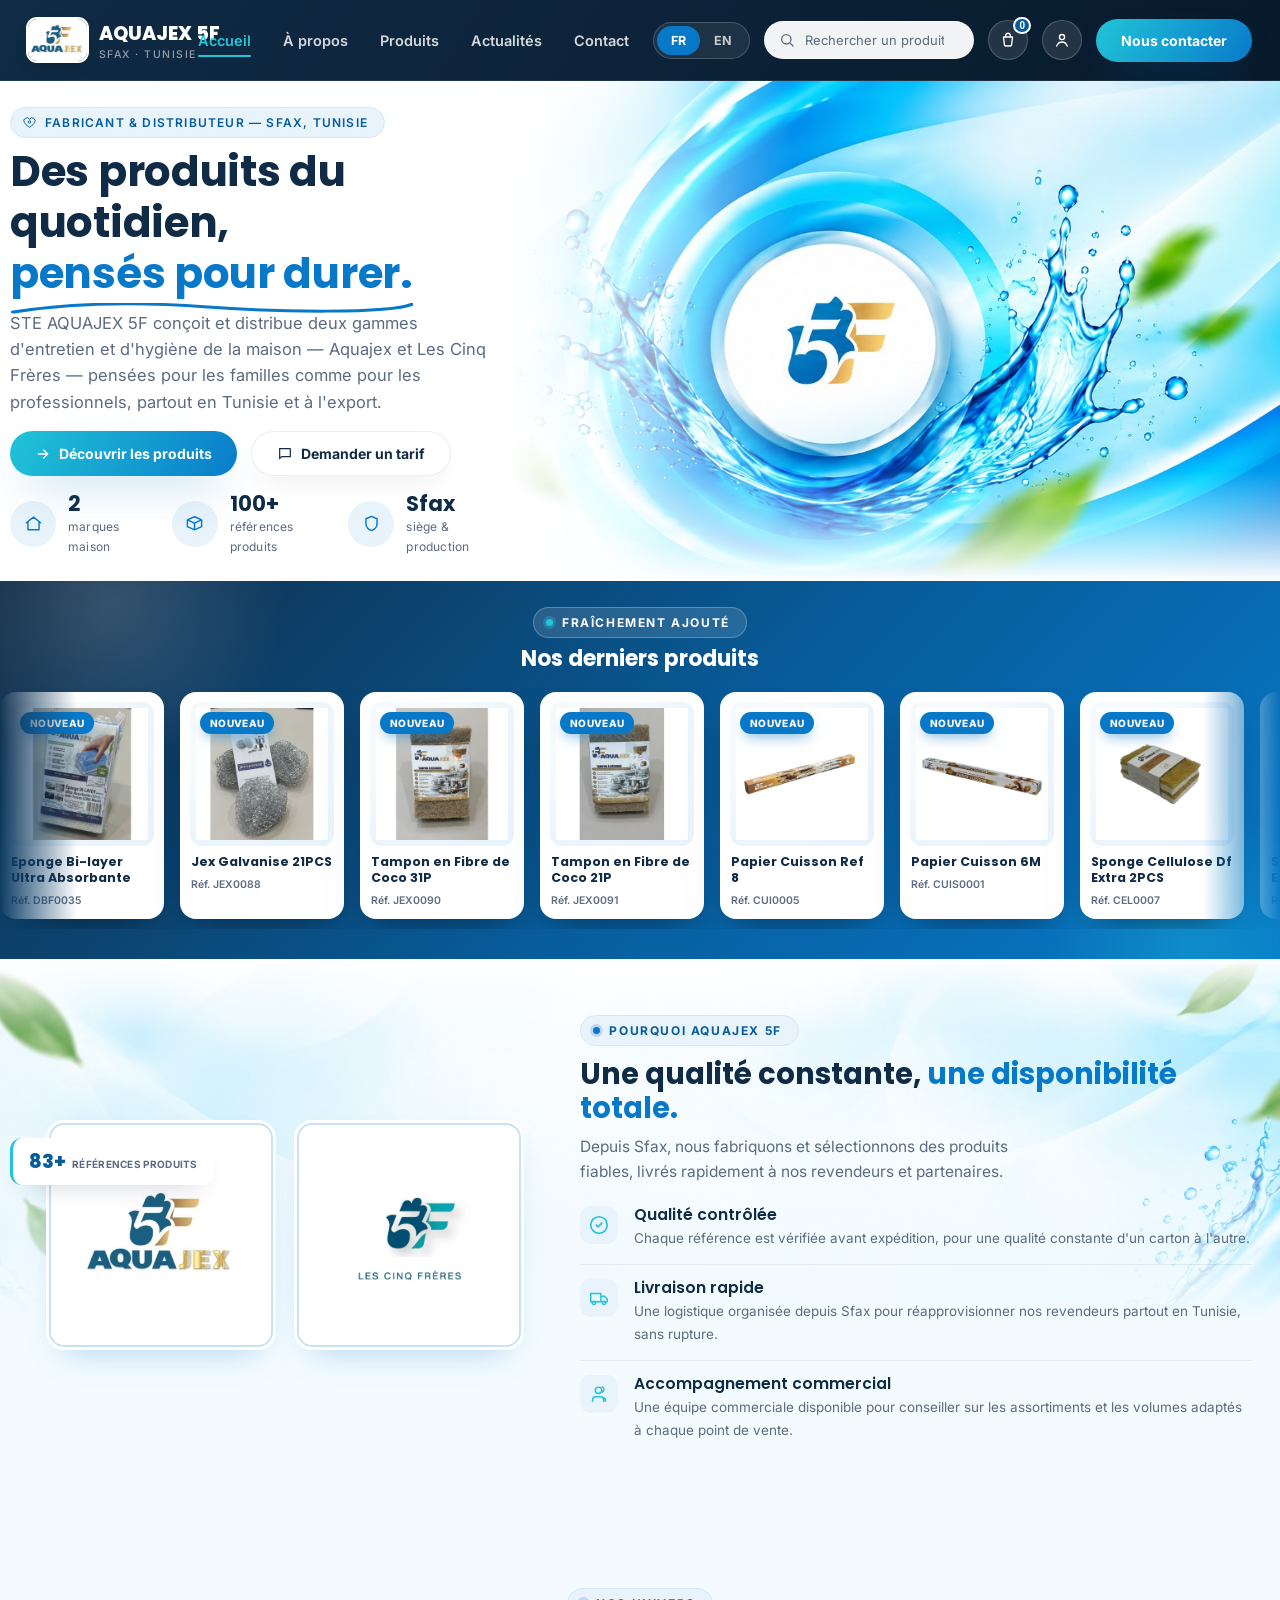
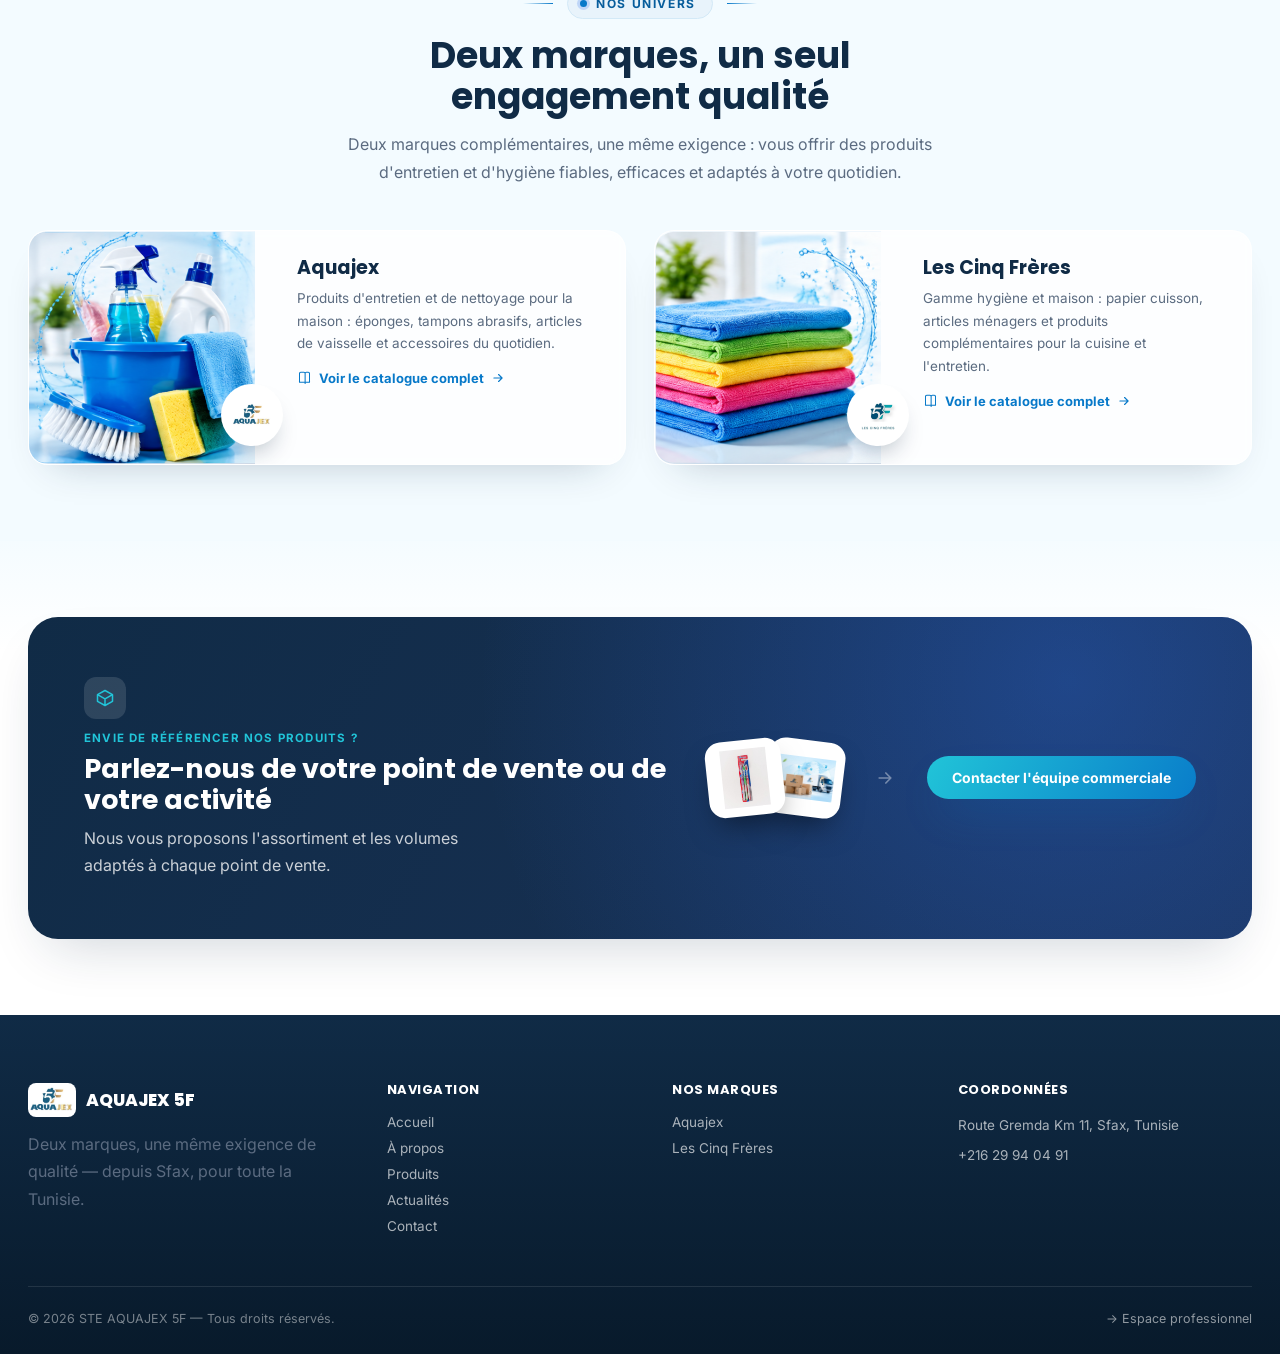
<file: index.html>
<!doctype html>
<html lang="fr">
<head>
<meta charset="UTF-8" />
<meta name="viewport" content="width=device-width, initial-scale=1" />
<title>Aquajex 5F — Produits d'entretien et d'hygiène de la maison</title>
<meta name="description" content="STE AQUAJEX 5F conçoit et distribue Aquajex et Les Cinq Frères, deux marques tunisiennes de produits d'entretien et d'hygiène de la maison, depuis Sfax." />
<link rel="icon" href="images/logo_aquajex.jpg" />
<link rel="preconnect" href="https://fonts.googleapis.com" />
<link rel="preconnect" href="https://fonts.gstatic.com" crossorigin />
<link href="https://fonts.googleapis.com/css2?family=Inter:wght@400;500;600;700&family=Poppins:wght@600;700;800&family=Caveat:wght@600;700&display=swap" rel="stylesheet" />
<link rel="stylesheet" href="css/style.css?v=62" />
</head>
<body>

<header class="site-header">
  <div class="container">
    <a href="index.html" class="brand">
      <img src="images/logo_aquajex.jpg" alt="Aquajex 5F" />
      <span>AQUAJEX 5F<span class="sub">Sfax · Tunisie</span></span>
    </a>
    <nav class="main-nav">
      <a href="index.html" class="active" data-i18n="nav.home">Accueil</a>
      <a href="about.html" data-i18n="nav.about">À propos</a>
      <a href="products.html" data-i18n="nav.products">Produits</a>
      <a href="news.html" data-i18n="nav.news">Actualités</a>
      <a href="contact.html" data-i18n="nav.contact">Contact</a>
    </nav>
    <div class="header-actions">
      <div class="lang-switch">
        <button data-lang="fr">FR</button>
        <button data-lang="en">EN</button>
      </div>
      <form class="header-search" action="products.html" method="get">
        <svg width="16" height="16" viewBox="0 0 24 24" fill="none"><circle cx="11" cy="11" r="7" stroke="currentColor" stroke-width="2"/><path d="M21 21l-4.3-4.3" stroke="currentColor" stroke-width="2" stroke-linecap="round"/></svg>
        <input type="search" name="q" data-i18n-placeholder="header.search" placeholder="Rechercher un produit..." />
      </form>
      <button type="button" class="icon-btn icon-cart" id="cart-toggle" aria-label="Panier" title="Panier">
        <svg width="18" height="18" viewBox="0 0 24 24" fill="none"><path d="M6 8h12l-1.2 10.2a2 2 0 01-2 1.8H9.2a2 2 0 01-2-1.8L6 8z" stroke="currentColor" stroke-width="1.8" stroke-linejoin="round"/><path d="M9 8V6a3 3 0 016 0v2" stroke="currentColor" stroke-width="1.8" stroke-linecap="round"/></svg>
        <span class="badge" id="cart-count" hidden>0</span>
      </button>
      <a href="https://malekjaber8.github.io/aquajex/" target="_blank" rel="noopener" class="icon-btn icon-account" aria-label="Espace professionnel" title="Espace professionnel">
        <svg width="18" height="18" viewBox="0 0 24 24" fill="none"><circle cx="12" cy="8" r="3.4" stroke="currentColor" stroke-width="1.8"/><path d="M5 20c1.3-3.5 4-5.3 7-5.3s5.7 1.8 7 5.3" stroke="currentColor" stroke-width="1.8" stroke-linecap="round"/></svg>
      </a>
      <a href="contact.html" class="btn btn-primary"><span class="full" data-i18n="nav.cta">Nous contacter</span></a>
      <button class="menu-toggle" aria-label="Menu"><span></span><span></span><span></span></button>
    </div>
  </div>
</header>

<section class="hero hero-with-banner">
  <div class="hero-bg-photo"><img src="images/hero-accueil.jpg?v=62" alt="" /></div>
  <div class="hero-bg-overlay"></div>
  <div class="container">
    <div class="hero-copy">
      <span class="eyebrow eyebrow-pin">
        <svg viewBox="0 0 24 24" fill="none"><path d="M12 21s-7-4.6-9.5-9A5.5 5.5 0 0112 6a5.5 5.5 0 019.5 6c-2.5 4.4-9.5 9-9.5 9z" stroke="currentColor" stroke-width="1.8" stroke-linejoin="round"/><circle cx="12" cy="11" r="2.3" stroke="currentColor" stroke-width="1.8"/></svg>
        <span data-i18n="home.eyebrow">Fabricant & distributeur — Sfax, Tunisie</span>
      </span>
      <h1>
        <span data-i18n="home.title1">Des produits du quotidien,</span><br />
        <span class="accent">
          <span data-i18n="home.title2">pensés pour durer.</span>
          <svg viewBox="0 0 220 14" preserveAspectRatio="none"><path d="M2 9c35-10 70-10 106-5s100 7 112-3" stroke="#0879c9" stroke-width="3" stroke-linecap="round" fill="none"/></svg>
        </span>
      </h1>
      <p class="lead" data-i18n="home.lead">STE AQUAJEX 5F conçoit et distribue deux gammes d'entretien et d'hygiène de la maison — Aquajex et Les Cinq Frères — pensées pour les familles comme pour les professionnels, partout en Tunisie et à l'export.</p>
      <div class="hero-actions">
        <a href="products.html" class="btn btn-gold">
          <svg width="16" height="16" viewBox="0 0 24 24" fill="none"><path d="M5 12h14M13 6l6 6-6 6" stroke="currentColor" stroke-width="2" stroke-linecap="round" stroke-linejoin="round"/></svg>
          <span data-i18n="home.cta.products">Découvrir les produits</span>
        </a>
        <a href="contact.html" class="btn btn-outline">
          <svg width="16" height="16" viewBox="0 0 24 24" fill="none"><path d="M4 4h16v12H7l-3 3V4z" stroke="currentColor" stroke-width="1.8" stroke-linejoin="round"/></svg>
          <span data-i18n="home.cta.contact">Demander un tarif</span>
        </a>
      </div>
      <div class="hero-stats">
        <div>
          <div class="stat-icon"><svg width="19" height="19" viewBox="0 0 24 24" fill="none"><path d="M3 11l9-7 9 7M5 10v10h14V10" stroke="currentColor" stroke-width="1.8" stroke-linecap="round" stroke-linejoin="round"/></svg></div>
          <div><strong data-count="2" data-suffix="">0</strong><span data-i18n="home.stat1.l">marques maison</span></div>
        </div>
        <div>
          <div class="stat-icon"><svg width="19" height="19" viewBox="0 0 24 24" fill="none"><path d="M3 7.5l9-4 9 4-9 4-9-4z" stroke="currentColor" stroke-width="1.8" stroke-linejoin="round"/><path d="M3 7.5V16l9 4 9-4V7.5M12 11.5V20" stroke="currentColor" stroke-width="1.8" stroke-linejoin="round"/></svg></div>
          <div><strong data-count="100" data-suffix="+">0</strong><span data-i18n="home.stat2.l">références produits</span></div>
        </div>
        <div>
          <div class="stat-icon"><svg width="19" height="19" viewBox="0 0 24 24" fill="none"><path d="M12 3l7 3v6c0 4.5-3 7.5-7 9-4-1.5-7-4.5-7-9V6l7-3z" stroke="currentColor" stroke-width="1.8" stroke-linejoin="round"/></svg></div>
          <div><strong data-i18n="home.stat3.n">Sfax</strong><span data-i18n="home.stat3.l">siège & production</span></div>
        </div>
      </div>
    </div>
  </div>
</section>

<section class="news-ticker-section" id="news-ticker-section">
  <div class="news-ticker-deco a"></div>
  <div class="news-ticker-deco b"></div>
  <div class="container news-ticker-head">
    <span class="eyebrow eyebrow-pulse" data-i18n="home.ticker.eyebrow">Fraîchement ajouté</span>
    <h2 data-i18n="home.ticker.title">Nos derniers produits</h2>
  </div>
  <div class="news-ticker-mask">
    <div class="news-ticker-track" id="news-ticker-track"></div>
  </div>
</section>

<div class="water-flow">
<section class="alt value-section">
  <div class="deco-blob deco-1"></div>
  <div class="deco-blob deco-2"></div>
  <div class="container">
    <div class="why-split">
      <div class="why-media why-media-equal reveal">
        <div class="why-logo-pair">
          <div class="why-photo why-photo-logo">
            <img src="images/logo_aquajex.jpg" alt="Logo Aquajex" loading="lazy" />
          </div>
          <div class="why-photo why-photo-logo">
            <img src="images/logo_cinq_freres.png" alt="Logo Les Cinq Frères" loading="lazy" />
          </div>
        </div>
        <div class="why-badge">
          <strong data-count="100" data-suffix="+">0</strong>
          <span data-i18n="home.stat2.l">références produits</span>
        </div>
      </div>
      <div class="why-content">
        <div class="section-head left reveal">
          <span class="eyebrow" data-i18n="home.values.eyebrow">Pourquoi Aquajex 5F</span>
          <h2><span data-i18n="home.values.title1">Une qualité constante,</span> <span class="hl-blue" data-i18n="home.values.title2">une disponibilité totale.</span></h2>
          <p class="lead" data-i18n="home.values.lead">Depuis Sfax, nous fabriquons et sélectionnons des produits fiables, livrés rapidement à nos revendeurs et partenaires.</p>
        </div>
        <div class="why-list">
          <div class="why-item reveal">
            <div class="why-icon">
              <svg width="22" height="22" viewBox="0 0 24 24" fill="none"><path d="M9 12l2 2 4-4M21 12a9 9 0 11-18 0 9 9 0 0118 0z" stroke="currentColor" stroke-width="1.8" stroke-linecap="round" stroke-linejoin="round"/></svg>
            </div>
            <div>
              <h3 data-i18n="home.v1.title">Qualité contrôlée</h3>
              <p data-i18n="home.v1.text">Chaque référence est vérifiée avant expédition, pour une qualité constante d'un carton à l'autre.</p>
            </div>
          </div>
          <div class="why-item reveal">
            <div class="why-icon">
              <svg width="22" height="22" viewBox="0 0 24 24" fill="none"><path d="M3 7h11v9H3V7zM14 10h4l3 3v3h-7v-6zM6.5 19a1.8 1.8 0 100-3.6 1.8 1.8 0 000 3.6zM17.5 19a1.8 1.8 0 100-3.6 1.8 1.8 0 000 3.6z" stroke="currentColor" stroke-width="1.6" stroke-linejoin="round"/></svg>
            </div>
            <div>
              <h3 data-i18n="home.v2.title">Livraison rapide</h3>
              <p data-i18n="home.v2.text">Une logistique organisée depuis Sfax pour réapprovisionner nos revendeurs partout en Tunisie, sans rupture.</p>
            </div>
          </div>
          <div class="why-item reveal">
            <div class="why-icon">
              <svg width="22" height="22" viewBox="0 0 24 24" fill="none"><path d="M17 20v-1.5a3.5 3.5 0 00-3.5-3.5h-5A3.5 3.5 0 005 18.5V20M11.5 11.5a3.5 3.5 0 100-7 3.5 3.5 0 000 7zM19 20v-1.2a3 3 0 00-2.2-2.9M15.5 4.2a3 3 0 010 5.6" stroke="currentColor" stroke-width="1.6" stroke-linecap="round" stroke-linejoin="round"/></svg>
            </div>
            <div>
              <h3 data-i18n="home.v3.title">Accompagnement commercial</h3>
              <p data-i18n="home.v3.text">Une équipe commerciale disponible pour conseiller sur les assortiments et les volumes adaptés à chaque point de vente.</p>
            </div>
          </div>
        </div>
      </div>
    </div>
  </div>
</section>

<section class="brands-section">
  <div class="container">
    <div class="section-head reveal">
      <div class="eyebrow-row">
        <span class="eyebrow-line"></span>
        <span class="eyebrow" data-i18n="home.cats.eyebrow">Nos univers</span>
        <span class="eyebrow-line"></span>
      </div>
      <h2 data-i18n="home.cats.title">Deux marques, un seul engagement qualité</h2>
      <p class="lead" data-i18n="home.cats.lead">Deux marques complémentaires, une même exigence : vous offrir des produits d'entretien et d'hygiène fiables, efficaces et adaptés à votre quotidien.</p>
    </div>
    <div class="brand-showcase">
      <a href="products.html" class="brand-feature aquajex reveal">
        <div class="brand-feature-photo">
          <img src="images/brand-aquajex.png" alt="Produits Aquajex" loading="lazy" />
          <span class="brand-feature-badge">
            <img src="images/logo_aquajex.jpg" alt="Aquajex" />
          </span>
        </div>
        <div class="brand-feature-text">
          <h3 data-i18n="home.card1.title">Aquajex</h3>
          <p data-i18n="products.aquajex.text">Produits d'entretien et de nettoyage pour la maison : éponges, tampons abrasifs, articles de vaisselle et accessoires du quotidien.</p>
          <span class="brand-feature-link">
            <svg width="15" height="15" viewBox="0 0 24 24" fill="none"><path d="M4 19.5V5.5a2 2 0 012-2h5a2 2 0 012 2v16M4 19.5h16M13 19.5V5.5a2 2 0 012-2h3a2 2 0 012 2v14" stroke="currentColor" stroke-width="1.7" stroke-linecap="round" stroke-linejoin="round"/></svg>
            <span data-i18n="products.link.catalog">Voir le catalogue complet</span>
            <svg width="14" height="14" viewBox="0 0 24 24" fill="none"><path d="M5 12h14M13 6l6 6-6 6" stroke="currentColor" stroke-width="2" stroke-linecap="round" stroke-linejoin="round"/></svg>
          </span>
        </div>
      </a>
      <a href="products.html" class="brand-feature cinq reveal">
        <div class="brand-feature-photo">
          <img src="images/brand-cinqfreres.png" alt="Produits Les Cinq Frères" loading="lazy" />
          <span class="brand-feature-badge">
            <img src="images/logo_cinq_freres.png" alt="Les Cinq Frères" />
          </span>
        </div>
        <div class="brand-feature-text">
          <h3 data-i18n="home.card2.title">Les Cinq Frères</h3>
          <p data-i18n="products.cinq.text">Gamme hygiène et maison : papier cuisson, articles ménagers et produits complémentaires pour la cuisine et l'entretien.</p>
          <span class="brand-feature-link">
            <svg width="15" height="15" viewBox="0 0 24 24" fill="none"><path d="M4 19.5V5.5a2 2 0 012-2h5a2 2 0 012 2v16M4 19.5h16M13 19.5V5.5a2 2 0 012-2h3a2 2 0 012 2v14" stroke="currentColor" stroke-width="1.7" stroke-linecap="round" stroke-linejoin="round"/></svg>
            <span data-i18n="products.link.catalog">Voir le catalogue complet</span>
            <svg width="14" height="14" viewBox="0 0 24 24" fill="none"><path d="M5 12h14M13 6l6 6-6 6" stroke="currentColor" stroke-width="2" stroke-linecap="round" stroke-linejoin="round"/></svg>
          </span>
        </div>
      </a>
    </div>
  </div>
</section>
</div>

<section class="cta-wrap">
  <div class="container">
    <div class="cta-band reveal">
      <div class="cta-text">
        <div class="cta-icon">
          <svg width="20" height="20" viewBox="0 0 24 24" fill="none"><path d="M21 8l-9-5-9 5 9 5 9-5zM3 8v8l9 5 9-5V8M12 13v8" stroke="currentColor" stroke-width="1.8" stroke-linecap="round" stroke-linejoin="round"/></svg>
        </div>
        <span class="cta-eyebrow" data-i18n="home.cta.eyebrow">Envie de référencer nos produits ?</span>
        <h2 data-i18n="home.cta.title">Parlez-nous de votre point de vente ou de votre activité</h2>
        <p data-i18n="home.cta.text">Nous vous proposons l'assortiment et les volumes adaptés à chaque point de vente.</p>
      </div>
      <div class="cta-photos">
        <div class="tile"><img src="images/products/featured/brosse-a-dents.jpg" alt="Brosses à dents Aquajex" loading="lazy" /></div>
        <div class="tile"><img src="images/products/featured/cta-delivery.jpg" alt="Livraison Aquajex 5F" loading="lazy" /></div>
      </div>
      <svg class="cta-arrow" width="20" height="20" viewBox="0 0 24 24" fill="none"><path d="M5 12h14M13 6l6 6-6 6" stroke="currentColor" stroke-width="2" stroke-linecap="round" stroke-linejoin="round"/></svg>
      <div class="actions">
        <a href="contact.html" class="btn btn-gold"><span data-i18n="home.cta.btn">Contacter l'équipe commerciale</span></a>
      </div>
    </div>
  </div>
</section>

<footer class="site-footer">
  <div class="container">
    <div class="footer-grid">
      <div>
        <div class="footer-brand">
          <img src="images/logo_aquajex.jpg" alt="Aquajex 5F" />
          AQUAJEX 5F
        </div>
        <p data-i18n="footer.tagline">Deux marques, une même exigence de qualité — depuis Sfax, pour toute la Tunisie.</p>
      </div>
      <div class="footer-col">
        <h4 data-i18n="footer.nav">Navigation</h4>
        <a href="index.html" data-i18n="nav.home">Accueil</a>
        <a href="about.html" data-i18n="nav.about">À propos</a>
        <a href="products.html" data-i18n="nav.products">Produits</a>
        <a href="news.html" data-i18n="nav.news">Actualités</a>
        <a href="contact.html" data-i18n="nav.contact">Contact</a>
      </div>
      <div class="footer-col">
        <h4 data-i18n="footer.brands">Nos marques</h4>
        <a href="products.html">Aquajex</a>
        <a href="products.html">Les Cinq Frères</a>
      </div>
      <div class="footer-col">
        <h4 data-i18n="footer.contact">Coordonnées</h4>
        <p>Route Gremda Km 11, Sfax, Tunisie</p>
        <a href="tel:+21629940491">+216 29 94 04 91</a>
      </div>
    </div>
    <div class="footer-bottom">
      <span>© <span id="year"></span> STE AQUAJEX 5F — <span data-i18n="footer.rights">Tous droits réservés.</span></span>
      <a href="https://malekjaber8.github.io/aquajex/" target="_blank" rel="noopener" style="color:rgba(255,255,255,.55);">→ <span data-i18n="footer.internal">Espace professionnel</span></a>
    </div>
  </div>
</footer>

<div class="cart-drawer" id="cart-drawer">
  <div class="cart-drawer-panel">
    <div class="cart-drawer-head">
      <h3 data-i18n="cart.title">Votre panier</h3>
      <button type="button" class="cart-drawer-close" id="cart-drawer-close" aria-label="Fermer">
        <svg width="15" height="15" viewBox="0 0 24 24" fill="none"><path d="M6 6l12 12M18 6L6 18" stroke="currentColor" stroke-width="2" stroke-linecap="round"/></svg>
      </button>
    </div>
    <div class="cart-drawer-scroll">
      <div class="cart-items" id="cart-items"></div>
      <p class="cart-empty" id="cart-empty" data-i18n="cart.empty">Votre panier est vide.</p>
      <form id="cart-checkout-form" class="cart-checkout-form" hidden>
        <h4 data-i18n="cart.checkout.title">Vos coordonnées</h4>
        <div class="field">
          <label data-i18n="cart.form.type">Vous êtes</label>
          <select name="clientType" id="cart-client-type">
            <option value="particulier" data-i18n="cart.form.type.individual">Particulier</option>
            <option value="societe" data-i18n="cart.form.type.company">Société</option>
          </select>
        </div>
        <div class="field" id="cart-company-field" hidden>
          <label data-i18n="cart.form.companyname">Nom de la société</label>
          <input type="text" name="societe" />
        </div>
        <div class="form-row">
          <div class="field">
            <label data-i18n="cart.form.lastname">Nom</label>
            <input type="text" name="nom" required />
          </div>
          <div class="field">
            <label data-i18n="cart.form.firstname">Prénom</label>
            <input type="text" name="prenom" required />
          </div>
        </div>
        <div class="form-row">
          <div class="field">
            <label data-i18n="cart.form.phone">Téléphone</label>
            <input type="tel" name="phone" required />
          </div>
          <div class="field">
            <label data-i18n="cart.form.city">Ville</label>
            <input type="text" name="ville" required />
          </div>
        </div>
        <div class="field">
          <label data-i18n="cart.form.address">Adresse</label>
          <input type="text" name="adresse" required />
        </div>
        <button type="submit" class="btn btn-gold" style="width:100%; justify-content:center;">
          <span data-i18n="cart.form.submit">Envoyer la commande</span>
        </button>
        <p id="cart-form-status" role="status" style="font-size:12.5px; margin-top:12px; font-weight:700;"></p>
      </form>
    </div>
  </div>
</div>

<script src="js/main.js?v=62"></script>
<script>document.getElementById('year').textContent = new Date().getFullYear();</script>
</body>
</html>
</file>
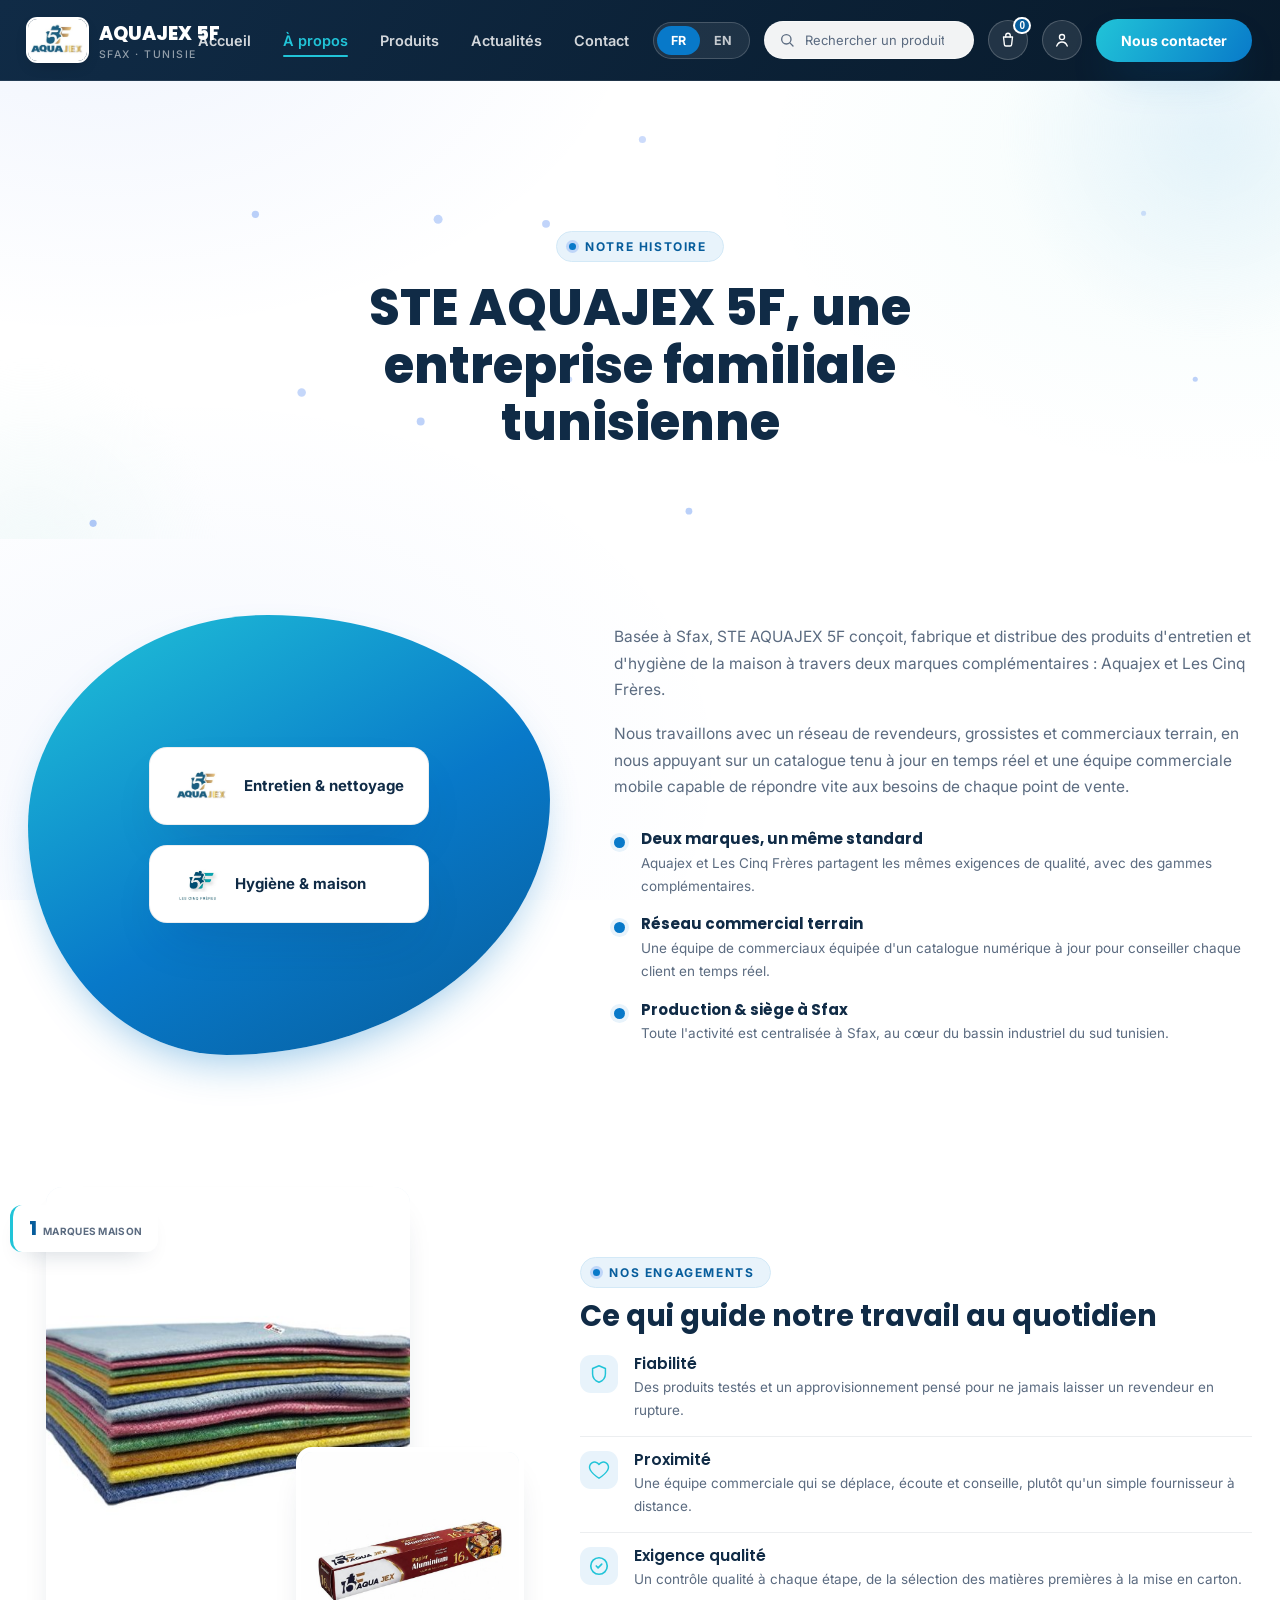
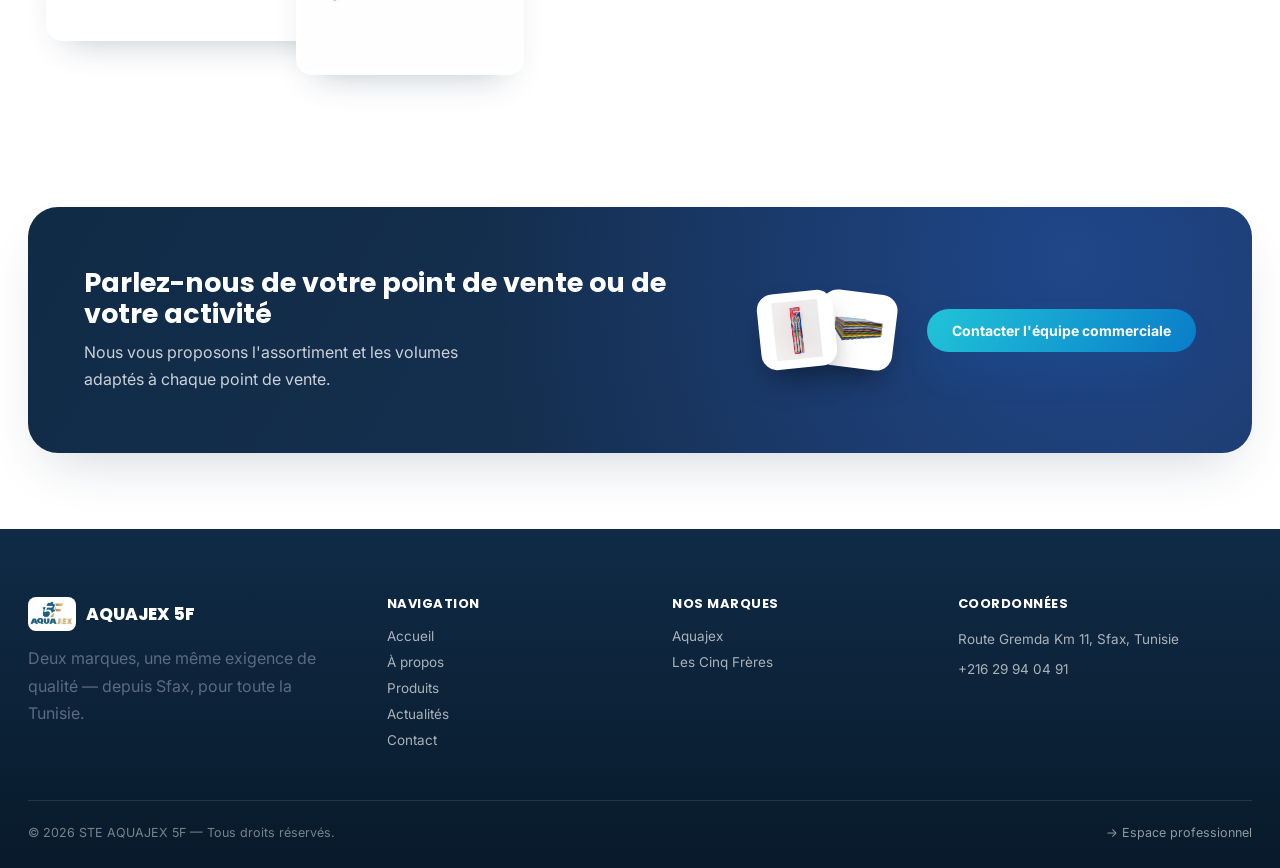
<file: about.html>
<!doctype html>
<html lang="fr">
<head>
<meta charset="UTF-8" />
<meta name="viewport" content="width=device-width, initial-scale=1" />
<title>À propos — Aquajex 5F</title>
<meta name="description" content="STE AQUAJEX 5F : fabricant et distributeur tunisien basé à Sfax, derrière les marques Aquajex et Les Cinq Frères." />
<link rel="icon" href="images/logo_aquajex.jpg" />
<link rel="preconnect" href="https://fonts.googleapis.com" />
<link rel="preconnect" href="https://fonts.gstatic.com" crossorigin />
<link href="https://fonts.googleapis.com/css2?family=Inter:wght@400;500;600;700&family=Poppins:wght@600;700;800&family=Caveat:wght@600;700&display=swap" rel="stylesheet" />
<link rel="stylesheet" href="css/style.css?v=62" />
</head>
<body>

<header class="site-header">
  <div class="container">
    <a href="index.html" class="brand">
      <img src="images/logo_aquajex.jpg" alt="Aquajex 5F" />
      <span>AQUAJEX 5F<span class="sub">Sfax · Tunisie</span></span>
    </a>
    <nav class="main-nav">
      <a href="index.html" data-i18n="nav.home">Accueil</a>
      <a href="about.html" class="active" data-i18n="nav.about">À propos</a>
      <a href="products.html" data-i18n="nav.products">Produits</a>
      <a href="news.html" data-i18n="nav.news">Actualités</a>
      <a href="contact.html" data-i18n="nav.contact">Contact</a>
    </nav>
    <div class="header-actions">
      <div class="lang-switch">
        <button data-lang="fr">FR</button>
        <button data-lang="en">EN</button>
      </div>
      <form class="header-search" action="products.html" method="get">
        <svg width="16" height="16" viewBox="0 0 24 24" fill="none"><circle cx="11" cy="11" r="7" stroke="currentColor" stroke-width="2"/><path d="M21 21l-4.3-4.3" stroke="currentColor" stroke-width="2" stroke-linecap="round"/></svg>
        <input type="search" name="q" data-i18n-placeholder="header.search" placeholder="Rechercher un produit..." />
      </form>
      <button type="button" class="icon-btn icon-cart" id="cart-toggle" aria-label="Panier" title="Panier">
        <svg width="18" height="18" viewBox="0 0 24 24" fill="none"><path d="M6 8h12l-1.2 10.2a2 2 0 01-2 1.8H9.2a2 2 0 01-2-1.8L6 8z" stroke="currentColor" stroke-width="1.8" stroke-linejoin="round"/><path d="M9 8V6a3 3 0 016 0v2" stroke="currentColor" stroke-width="1.8" stroke-linecap="round"/></svg>
        <span class="badge" id="cart-count" hidden>0</span>
      </button>
      <a href="https://malekjaber8.github.io/aquajex/" target="_blank" rel="noopener" class="icon-btn icon-account" aria-label="Espace professionnel" title="Espace professionnel">
        <svg width="18" height="18" viewBox="0 0 24 24" fill="none"><circle cx="12" cy="8" r="3.4" stroke="currentColor" stroke-width="1.8"/><path d="M5 20c1.3-3.5 4-5.3 7-5.3s5.7 1.8 7 5.3" stroke="currentColor" stroke-width="1.8" stroke-linecap="round"/></svg>
      </a>
      <a href="contact.html" class="btn btn-primary"><span class="full" data-i18n="nav.cta">Nous contacter</span></a>
      <button class="menu-toggle" aria-label="Menu"><span></span><span></span><span></span></button>
    </div>
  </div>
</header>

<section class="hero hero-compact">
  <canvas class="hero-canvas" id="hero-particles"></canvas>
  <div class="hero-blob-bg blob-a"></div>
  <div class="hero-blob-bg blob-b"></div>
  <div class="container">
    <div>
      <span class="eyebrow" data-i18n="about.eyebrow">Notre histoire</span>
      <h1 data-i18n="about.title">STE AQUAJEX 5F, une entreprise familiale tunisienne</h1>
    </div>
  </div>
</section>

<section class="alt">
  <div class="container">
    <div class="about-split">
      <div class="about-figure reveal">
        <div class="logos">
          <div class="pill">
            <img src="images/logo_aquajex.jpg" alt="Aquajex" />
            <span data-i18n="about.badge1">Entretien & nettoyage</span>
          </div>
          <div class="pill">
            <img src="images/logo_cinq_freres.png" alt="Les Cinq Frères" />
            <span data-i18n="about.badge2">Hygiène & maison</span>
          </div>
        </div>
      </div>
      <div class="reveal">
        <p style="margin-bottom:18px; font-size:15.5px;" data-i18n="about.p1">Basée à Sfax, STE AQUAJEX 5F conçoit, fabrique et distribue des produits d'entretien et d'hygiène de la maison à travers deux marques complémentaires : Aquajex et Les Cinq Frères.</p>
        <p style="font-size:15.5px;" data-i18n="about.p2">Nous travaillons avec un réseau de revendeurs, grossistes et commerciaux terrain, en nous appuyant sur un catalogue tenu à jour en temps réel et une équipe commerciale mobile capable de répondre vite aux besoins de chaque point de vente.</p>

        <div class="timeline">
          <div class="timeline-item">
            <div class="timeline-dot"></div>
            <div>
              <h4 data-i18n="about.tl1.title">Deux marques, un même standard</h4>
              <p data-i18n="about.tl1.text">Aquajex et Les Cinq Frères partagent les mêmes exigences de qualité, avec des gammes complémentaires.</p>
            </div>
          </div>
          <div class="timeline-item">
            <div class="timeline-dot"></div>
            <div>
              <h4 data-i18n="about.tl2.title">Réseau commercial terrain</h4>
              <p data-i18n="about.tl2.text">Une équipe de commerciaux équipée d'un catalogue numérique à jour pour conseiller chaque client en temps réel.</p>
            </div>
          </div>
          <div class="timeline-item">
            <div class="timeline-dot"></div>
            <div>
              <h4 data-i18n="about.tl3.title">Production & siège à Sfax</h4>
              <p data-i18n="about.tl3.text">Toute l'activité est centralisée à Sfax, au cœur du bassin industriel du sud tunisien.</p>
            </div>
          </div>
        </div>
      </div>
    </div>
  </div>
</section>

<section class="value-section">
  <div class="deco-blob deco-1"></div>
  <div class="deco-blob deco-2"></div>
  <div class="container">
    <div class="why-split">
      <div class="why-media reveal">
        <div class="why-photo why-photo-1">
          <img src="images/products/serpilliere.jpg" alt="Serpillières Les Cinq Frères" loading="lazy" />
        </div>
        <div class="why-photo why-photo-2">
          <img src="images/products/aluminium.jpg" alt="Papier aluminium Les Cinq Frères" loading="lazy" />
        </div>
        <div class="why-badge">
          <strong data-count="2" data-suffix="">0</strong>
          <span data-i18n="home.stat1.l">marques maison</span>
        </div>
      </div>
      <div class="why-content">
        <div class="section-head left reveal">
          <span class="eyebrow" data-i18n="about.values.eyebrow">Nos engagements</span>
          <h2 data-i18n="about.values.title">Ce qui guide notre travail au quotidien</h2>
        </div>
        <div class="why-list">
          <div class="why-item reveal">
            <div class="why-icon">
              <svg width="22" height="22" viewBox="0 0 24 24" fill="none"><path d="M12 3l7 3v6c0 4.5-3 7.5-7 9-4-1.5-7-4.5-7-9V6l7-3z" stroke="currentColor" stroke-width="1.6" stroke-linejoin="round"/></svg>
            </div>
            <div>
              <h3 data-i18n="about.v1.title">Fiabilité</h3>
              <p data-i18n="about.v1.text">Des produits testés et un approvisionnement pensé pour ne jamais laisser un revendeur en rupture.</p>
            </div>
          </div>
          <div class="why-item reveal">
            <div class="why-icon">
              <svg width="22" height="22" viewBox="0 0 24 24" fill="none"><path d="M12 21s-7-4.6-9.5-9A5.5 5.5 0 0112 6a5.5 5.5 0 019.5 6c-2.5 4.4-9.5 9-9.5 9z" stroke="currentColor" stroke-width="1.6" stroke-linejoin="round"/></svg>
            </div>
            <div>
              <h3 data-i18n="about.v2.title">Proximité</h3>
              <p data-i18n="about.v2.text">Une équipe commerciale qui se déplace, écoute et conseille, plutôt qu'un simple fournisseur à distance.</p>
            </div>
          </div>
          <div class="why-item reveal">
            <div class="why-icon">
              <svg width="22" height="22" viewBox="0 0 24 24" fill="none"><path d="M9 12l2 2 4-4M21 12a9 9 0 11-18 0 9 9 0 0118 0z" stroke="currentColor" stroke-width="1.8" stroke-linecap="round" stroke-linejoin="round"/></svg>
            </div>
            <div>
              <h3 data-i18n="about.v3.title">Exigence qualité</h3>
              <p data-i18n="about.v3.text">Un contrôle qualité à chaque étape, de la sélection des matières premières à la mise en carton.</p>
            </div>
          </div>
        </div>
      </div>
    </div>
  </div>
</section>

<section>
  <div class="container">
    <div class="cta-band reveal">
      <div>
        <h2 data-i18n="home.cta.title">Envie de référencer nos produits ?</h2>
        <p data-i18n="home.cta.text">Parlez-nous de votre point de vente ou de votre activité : nous vous proposons l'assortiment et les volumes adaptés.</p>
      </div>
      <div class="cta-photos">
        <div class="tile"><img src="images/products/featured/brosse-a-dents.jpg" alt="Brosses à dents Aquajex" loading="lazy" /></div>
        <div class="tile"><img src="images/products/featured/serpilliere.jpg" alt="Serpillières Les Cinq Frères" loading="lazy" /></div>
      </div>
      <div class="actions">
        <a href="contact.html" class="btn btn-gold"><span data-i18n="home.cta.btn">Contacter l'équipe commerciale</span></a>
      </div>
    </div>
  </div>
</section>

<footer class="site-footer">
  <div class="container">
    <div class="footer-grid">
      <div>
        <div class="footer-brand">
          <img src="images/logo_aquajex.jpg" alt="Aquajex 5F" />
          AQUAJEX 5F
        </div>
        <p data-i18n="footer.tagline">Deux marques, une même exigence de qualité — depuis Sfax, pour toute la Tunisie.</p>
      </div>
      <div class="footer-col">
        <h4 data-i18n="footer.nav">Navigation</h4>
        <a href="index.html" data-i18n="nav.home">Accueil</a>
        <a href="about.html" data-i18n="nav.about">À propos</a>
        <a href="products.html" data-i18n="nav.products">Produits</a>
        <a href="news.html" data-i18n="nav.news">Actualités</a>
        <a href="contact.html" data-i18n="nav.contact">Contact</a>
      </div>
      <div class="footer-col">
        <h4 data-i18n="footer.brands">Nos marques</h4>
        <a href="products.html">Aquajex</a>
        <a href="products.html">Les Cinq Frères</a>
      </div>
      <div class="footer-col">
        <h4 data-i18n="footer.contact">Coordonnées</h4>
        <p>Route Gremda Km 11, Sfax, Tunisie</p>
        <a href="tel:+21629940491">+216 29 94 04 91</a>
      </div>
    </div>
    <div class="footer-bottom">
      <span>© <span id="year"></span> STE AQUAJEX 5F — <span data-i18n="footer.rights">Tous droits réservés.</span></span>
      <a href="https://malekjaber8.github.io/aquajex/" target="_blank" rel="noopener" style="color:rgba(255,255,255,.55);">→ <span data-i18n="footer.internal">Espace professionnel</span></a>
    </div>
  </div>
</footer>

<div class="cart-drawer" id="cart-drawer">
  <div class="cart-drawer-panel">
    <div class="cart-drawer-head">
      <h3 data-i18n="cart.title">Votre panier</h3>
      <button type="button" class="cart-drawer-close" id="cart-drawer-close" aria-label="Fermer">
        <svg width="15" height="15" viewBox="0 0 24 24" fill="none"><path d="M6 6l12 12M18 6L6 18" stroke="currentColor" stroke-width="2" stroke-linecap="round"/></svg>
      </button>
    </div>
    <div class="cart-drawer-scroll">
      <div class="cart-items" id="cart-items"></div>
      <p class="cart-empty" id="cart-empty" data-i18n="cart.empty">Votre panier est vide.</p>
      <form id="cart-checkout-form" class="cart-checkout-form" hidden>
        <h4 data-i18n="cart.checkout.title">Vos coordonnées</h4>
        <div class="field">
          <label data-i18n="cart.form.type">Vous êtes</label>
          <select name="clientType" id="cart-client-type">
            <option value="particulier" data-i18n="cart.form.type.individual">Particulier</option>
            <option value="societe" data-i18n="cart.form.type.company">Société</option>
          </select>
        </div>
        <div class="field" id="cart-company-field" hidden>
          <label data-i18n="cart.form.companyname">Nom de la société</label>
          <input type="text" name="societe" />
        </div>
        <div class="form-row">
          <div class="field">
            <label data-i18n="cart.form.lastname">Nom</label>
            <input type="text" name="nom" required />
          </div>
          <div class="field">
            <label data-i18n="cart.form.firstname">Prénom</label>
            <input type="text" name="prenom" required />
          </div>
        </div>
        <div class="form-row">
          <div class="field">
            <label data-i18n="cart.form.phone">Téléphone</label>
            <input type="tel" name="phone" required />
          </div>
          <div class="field">
            <label data-i18n="cart.form.city">Ville</label>
            <input type="text" name="ville" required />
          </div>
        </div>
        <div class="field">
          <label data-i18n="cart.form.address">Adresse</label>
          <input type="text" name="adresse" required />
        </div>
        <button type="submit" class="btn btn-gold" style="width:100%; justify-content:center;">
          <span data-i18n="cart.form.submit">Envoyer la commande</span>
        </button>
        <p id="cart-form-status" role="status" style="font-size:12.5px; margin-top:12px; font-weight:700;"></p>
      </form>
    </div>
  </div>
</div>

<script src="js/main.js?v=62"></script>
<script>document.getElementById('year').textContent = new Date().getFullYear();</script>
</body>
</html>
</file>
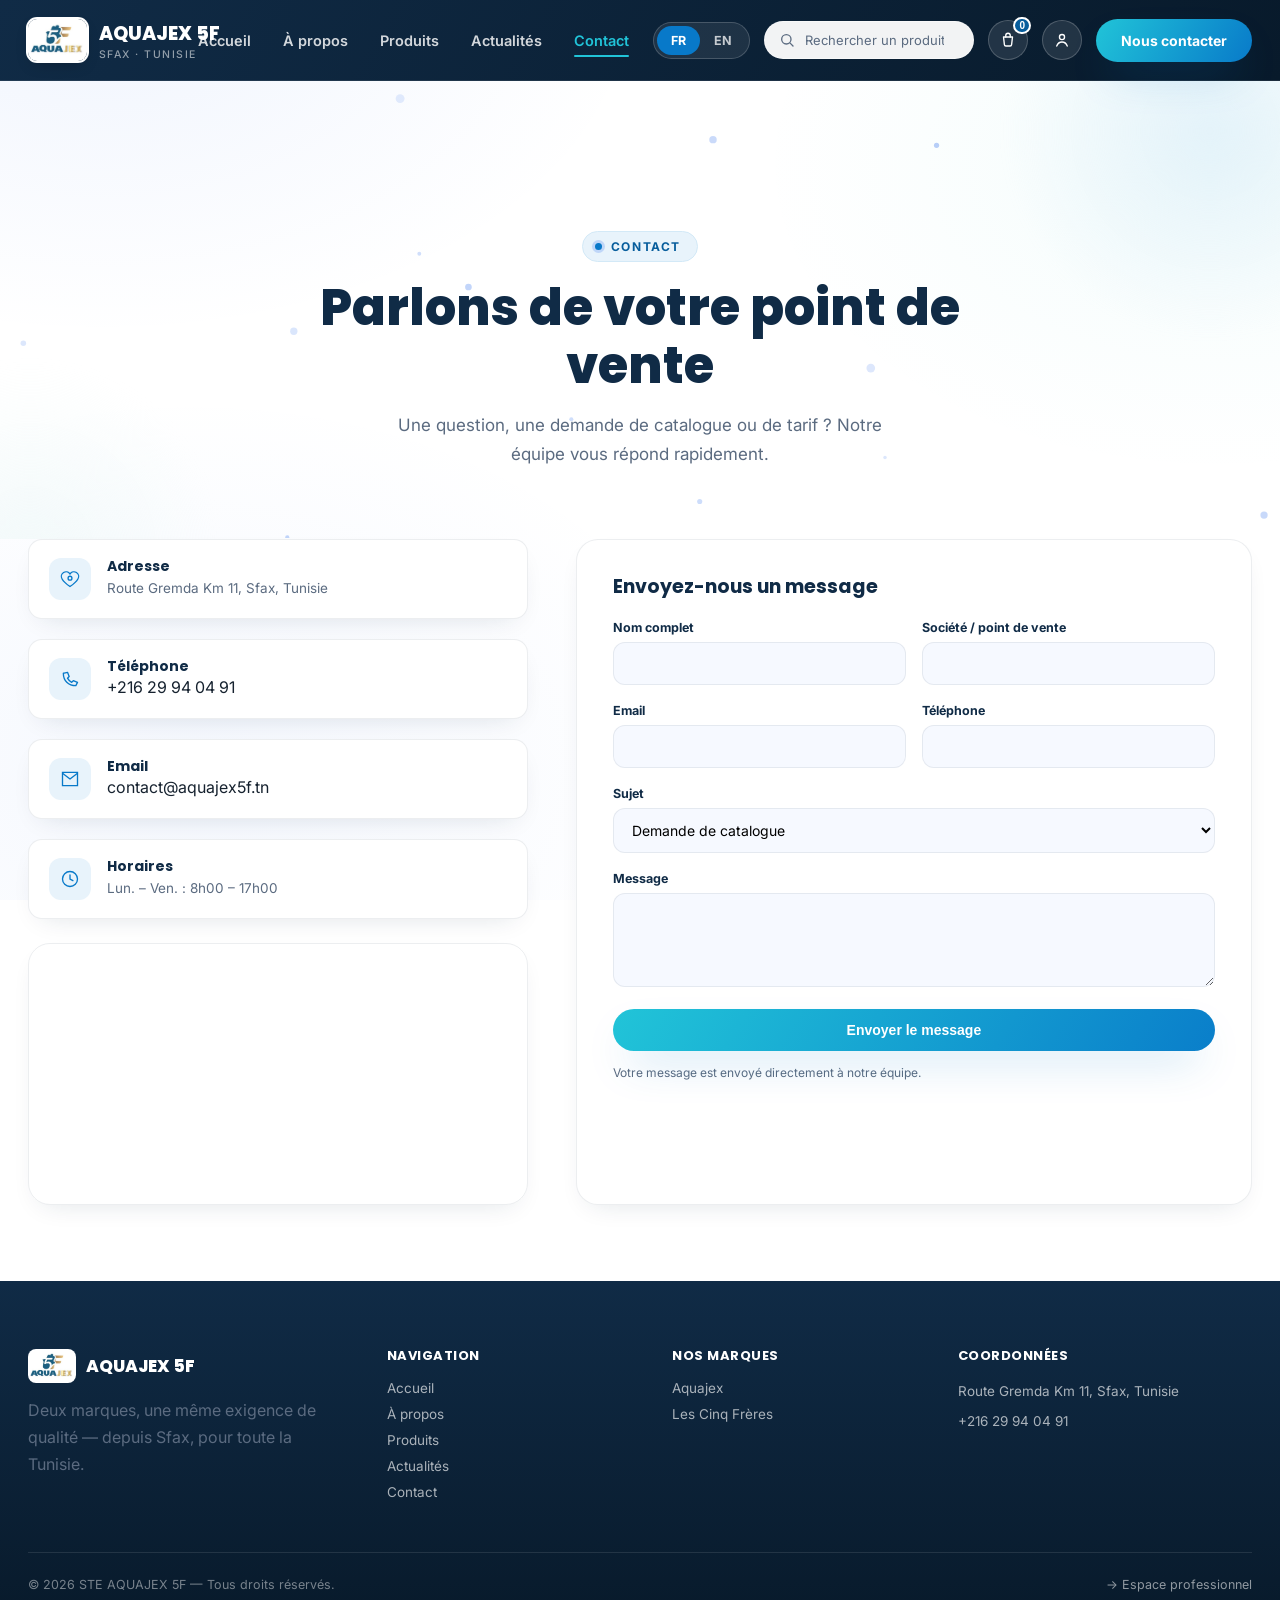
<file: contact.html>
<!doctype html>
<html lang="fr">
<head>
<meta charset="UTF-8" />
<meta name="viewport" content="width=device-width, initial-scale=1" />
<title>Contact — Aquajex 5F</title>
<meta name="description" content="Contactez STE AQUAJEX 5F à Sfax pour une demande de catalogue, de tarif ou pour devenir revendeur." />
<link rel="icon" href="images/logo_aquajex.jpg" />
<link rel="preconnect" href="https://fonts.googleapis.com" />
<link rel="preconnect" href="https://fonts.gstatic.com" crossorigin />
<link href="https://fonts.googleapis.com/css2?family=Inter:wght@400;500;600;700&family=Poppins:wght@600;700;800&family=Caveat:wght@600;700&display=swap" rel="stylesheet" />
<link rel="stylesheet" href="css/style.css?v=62" />
</head>
<body>

<header class="site-header">
  <div class="container">
    <a href="index.html" class="brand">
      <img src="images/logo_aquajex.jpg" alt="Aquajex 5F" />
      <span>AQUAJEX 5F<span class="sub">Sfax · Tunisie</span></span>
    </a>
    <nav class="main-nav">
      <a href="index.html" data-i18n="nav.home">Accueil</a>
      <a href="about.html" data-i18n="nav.about">À propos</a>
      <a href="products.html" data-i18n="nav.products">Produits</a>
      <a href="news.html" data-i18n="nav.news">Actualités</a>
      <a href="contact.html" class="active" data-i18n="nav.contact">Contact</a>
    </nav>
    <div class="header-actions">
      <div class="lang-switch">
        <button data-lang="fr">FR</button>
        <button data-lang="en">EN</button>
      </div>
      <form class="header-search" action="products.html" method="get">
        <svg width="16" height="16" viewBox="0 0 24 24" fill="none"><circle cx="11" cy="11" r="7" stroke="currentColor" stroke-width="2"/><path d="M21 21l-4.3-4.3" stroke="currentColor" stroke-width="2" stroke-linecap="round"/></svg>
        <input type="search" name="q" data-i18n-placeholder="header.search" placeholder="Rechercher un produit..." />
      </form>
      <button type="button" class="icon-btn icon-cart" id="cart-toggle" aria-label="Panier" title="Panier">
        <svg width="18" height="18" viewBox="0 0 24 24" fill="none"><path d="M6 8h12l-1.2 10.2a2 2 0 01-2 1.8H9.2a2 2 0 01-2-1.8L6 8z" stroke="currentColor" stroke-width="1.8" stroke-linejoin="round"/><path d="M9 8V6a3 3 0 016 0v2" stroke="currentColor" stroke-width="1.8" stroke-linecap="round"/></svg>
        <span class="badge" id="cart-count" hidden>0</span>
      </button>
      <a href="https://malekjaber8.github.io/aquajex/" target="_blank" rel="noopener" class="icon-btn icon-account" aria-label="Espace professionnel" title="Espace professionnel">
        <svg width="18" height="18" viewBox="0 0 24 24" fill="none"><circle cx="12" cy="8" r="3.4" stroke="currentColor" stroke-width="1.8"/><path d="M5 20c1.3-3.5 4-5.3 7-5.3s5.7 1.8 7 5.3" stroke="currentColor" stroke-width="1.8" stroke-linecap="round"/></svg>
      </a>
      <a href="contact.html" class="btn btn-primary"><span class="full" data-i18n="nav.cta">Nous contacter</span></a>
      <button class="menu-toggle" aria-label="Menu"><span></span><span></span><span></span></button>
    </div>
  </div>
</header>

<section class="hero hero-compact">
  <canvas class="hero-canvas" id="hero-particles"></canvas>
  <div class="hero-blob-bg blob-a"></div>
  <div class="hero-blob-bg blob-b"></div>
  <div class="container">
    <div>
      <span class="eyebrow" data-i18n="contact.eyebrow">Contact</span>
      <h1 data-i18n="contact.title">Parlons de votre point de vente</h1>
      <p class="lead" data-i18n="contact.lead">Une question, une demande de catalogue ou de tarif ? Notre équipe vous répond rapidement.</p>
    </div>
  </div>
</section>

<section class="alt" style="padding-top:0;">
  <div class="container">
    <div class="contact-grid">
      <div>
        <div class="contact-info">
          <div class="info-row reveal">
            <div class="info-icon">
              <svg width="20" height="20" viewBox="0 0 24 24" fill="none"><path d="M12 21s-7-4.6-9.5-9A5.5 5.5 0 0112 6a5.5 5.5 0 019.5 6c-2.5 4.4-9.5 9-9.5 9z" stroke="currentColor" stroke-width="1.6"/><circle cx="12" cy="11" r="2.3" stroke="currentColor" stroke-width="1.6"/></svg>
            </div>
            <div>
              <h4 data-i18n="contact.addr.title">Adresse</h4>
              <p>Route Gremda Km 11, Sfax, Tunisie</p>
            </div>
          </div>
          <div class="info-row reveal">
            <div class="info-icon">
              <svg width="20" height="20" viewBox="0 0 24 24" fill="none"><path d="M4 5c0 9 6 15 15 15l2-4-5-2-2 2c-2-1-4-3-5-5l2-2-2-5-4 1z" stroke="currentColor" stroke-width="1.6" stroke-linejoin="round"/></svg>
            </div>
            <div>
              <h4 data-i18n="contact.phone.title">Téléphone</h4>
              <a href="tel:+21629940491">+216 29 94 04 91</a>
            </div>
          </div>
          <div class="info-row reveal">
            <div class="info-icon">
              <svg width="20" height="20" viewBox="0 0 24 24" fill="none"><path d="M3 4h18v16H3V4z" stroke="currentColor" stroke-width="1.6"/><path d="M3 5l9 7 9-7" stroke="currentColor" stroke-width="1.6" stroke-linejoin="round"/></svg>
            </div>
            <div>
              <h4>Email</h4>
              <a href="mailto:contact@aquajex5f.tn">contact@aquajex5f.tn</a>
            </div>
          </div>
          <div class="info-row reveal">
            <div class="info-icon">
              <svg width="20" height="20" viewBox="0 0 24 24" fill="none"><circle cx="12" cy="12" r="9" stroke="currentColor" stroke-width="1.6"/><path d="M12 7v5l3.5 2" stroke="currentColor" stroke-width="1.6" stroke-linecap="round"/></svg>
            </div>
            <div>
              <h4 data-i18n="contact.hours.title">Horaires</h4>
              <p data-i18n="contact.hours.text">Lun. – Ven. : 8h00 – 17h00</p>
            </div>
          </div>
        </div>
        <div class="map-embed reveal">
          <iframe src="https://www.google.com/maps?q=Route+Gremda+Km+11,+Sfax,+Tunisie&output=embed" loading="lazy" referrerpolicy="no-referrer-when-downgrade" title="Localisation STE AQUAJEX 5F"></iframe>
        </div>
      </div>

      <form id="contact-form" class="contact-form reveal">
        <h3 style="margin-bottom:22px; font-size:19px;" data-i18n="contact.form.title">Envoyez-nous un message</h3>
        <div class="form-row">
          <div class="field">
            <label data-i18n="contact.form.name">Nom complet</label>
            <input type="text" name="name" required />
          </div>
          <div class="field">
            <label data-i18n="contact.form.company">Société / point de vente</label>
            <input type="text" name="company" />
          </div>
        </div>
        <div class="form-row">
          <div class="field">
            <label data-i18n="contact.form.email">Email</label>
            <input type="email" name="email" required />
          </div>
          <div class="field">
            <label data-i18n="contact.form.phone">Téléphone</label>
            <input type="tel" name="phone" />
          </div>
        </div>
        <div class="field">
          <label data-i18n="contact.form.subject">Sujet</label>
          <select name="subject">
            <option data-i18n="contact.form.subject.catalog">Demande de catalogue</option>
            <option data-i18n="contact.form.subject.partner">Devenir revendeur</option>
            <option data-i18n="contact.form.subject.other">Autre demande</option>
          </select>
        </div>
        <div class="field">
          <label data-i18n="contact.form.message">Message</label>
          <textarea name="message" rows="4" required></textarea>
        </div>
        <button type="submit" class="btn btn-gold" style="width:100%; justify-content:center;">
          <span data-i18n="contact.form.submit">Envoyer le message</span>
        </button>
        <p id="contact-form-status" role="status" style="font-size:12.5px; margin-top:12px; font-weight:700;"></p>
        <p style="font-size:12px; margin-top:6px;" data-i18n="contact.form.note">Votre message est envoyé directement à notre équipe.</p>
      </form>
    </div>
  </div>
</section>

<footer class="site-footer">
  <div class="container">
    <div class="footer-grid">
      <div>
        <div class="footer-brand">
          <img src="images/logo_aquajex.jpg" alt="Aquajex 5F" />
          AQUAJEX 5F
        </div>
        <p data-i18n="footer.tagline">Deux marques, une même exigence de qualité — depuis Sfax, pour toute la Tunisie.</p>
      </div>
      <div class="footer-col">
        <h4 data-i18n="footer.nav">Navigation</h4>
        <a href="index.html" data-i18n="nav.home">Accueil</a>
        <a href="about.html" data-i18n="nav.about">À propos</a>
        <a href="products.html" data-i18n="nav.products">Produits</a>
        <a href="news.html" data-i18n="nav.news">Actualités</a>
        <a href="contact.html" data-i18n="nav.contact">Contact</a>
      </div>
      <div class="footer-col">
        <h4 data-i18n="footer.brands">Nos marques</h4>
        <a href="products.html">Aquajex</a>
        <a href="products.html">Les Cinq Frères</a>
      </div>
      <div class="footer-col">
        <h4 data-i18n="footer.contact">Coordonnées</h4>
        <p>Route Gremda Km 11, Sfax, Tunisie</p>
        <a href="tel:+21629940491">+216 29 94 04 91</a>
      </div>
    </div>
    <div class="footer-bottom">
      <span>© <span id="year"></span> STE AQUAJEX 5F — <span data-i18n="footer.rights">Tous droits réservés.</span></span>
      <a href="https://malekjaber8.github.io/aquajex/" target="_blank" rel="noopener" style="color:rgba(255,255,255,.55);">→ <span data-i18n="footer.internal">Espace professionnel</span></a>
    </div>
  </div>
</footer>

<div class="cart-drawer" id="cart-drawer">
  <div class="cart-drawer-panel">
    <div class="cart-drawer-head">
      <h3 data-i18n="cart.title">Votre panier</h3>
      <button type="button" class="cart-drawer-close" id="cart-drawer-close" aria-label="Fermer">
        <svg width="15" height="15" viewBox="0 0 24 24" fill="none"><path d="M6 6l12 12M18 6L6 18" stroke="currentColor" stroke-width="2" stroke-linecap="round"/></svg>
      </button>
    </div>
    <div class="cart-drawer-scroll">
      <div class="cart-items" id="cart-items"></div>
      <p class="cart-empty" id="cart-empty" data-i18n="cart.empty">Votre panier est vide.</p>
      <form id="cart-checkout-form" class="cart-checkout-form" hidden>
        <h4 data-i18n="cart.checkout.title">Vos coordonnées</h4>
        <div class="field">
          <label data-i18n="cart.form.type">Vous êtes</label>
          <select name="clientType" id="cart-client-type">
            <option value="particulier" data-i18n="cart.form.type.individual">Particulier</option>
            <option value="societe" data-i18n="cart.form.type.company">Société</option>
          </select>
        </div>
        <div class="field" id="cart-company-field" hidden>
          <label data-i18n="cart.form.companyname">Nom de la société</label>
          <input type="text" name="societe" />
        </div>
        <div class="form-row">
          <div class="field">
            <label data-i18n="cart.form.lastname">Nom</label>
            <input type="text" name="nom" required />
          </div>
          <div class="field">
            <label data-i18n="cart.form.firstname">Prénom</label>
            <input type="text" name="prenom" required />
          </div>
        </div>
        <div class="form-row">
          <div class="field">
            <label data-i18n="cart.form.phone">Téléphone</label>
            <input type="tel" name="phone" required />
          </div>
          <div class="field">
            <label data-i18n="cart.form.city">Ville</label>
            <input type="text" name="ville" required />
          </div>
        </div>
        <div class="field">
          <label data-i18n="cart.form.address">Adresse</label>
          <input type="text" name="adresse" required />
        </div>
        <button type="submit" class="btn btn-gold" style="width:100%; justify-content:center;">
          <span data-i18n="cart.form.submit">Envoyer la commande</span>
        </button>
        <p id="cart-form-status" role="status" style="font-size:12.5px; margin-top:12px; font-weight:700;"></p>
      </form>
    </div>
  </div>
</div>

<script src="js/main.js?v=62"></script>
<script>document.getElementById('year').textContent = new Date().getFullYear();</script>
</body>
</html>
</file>
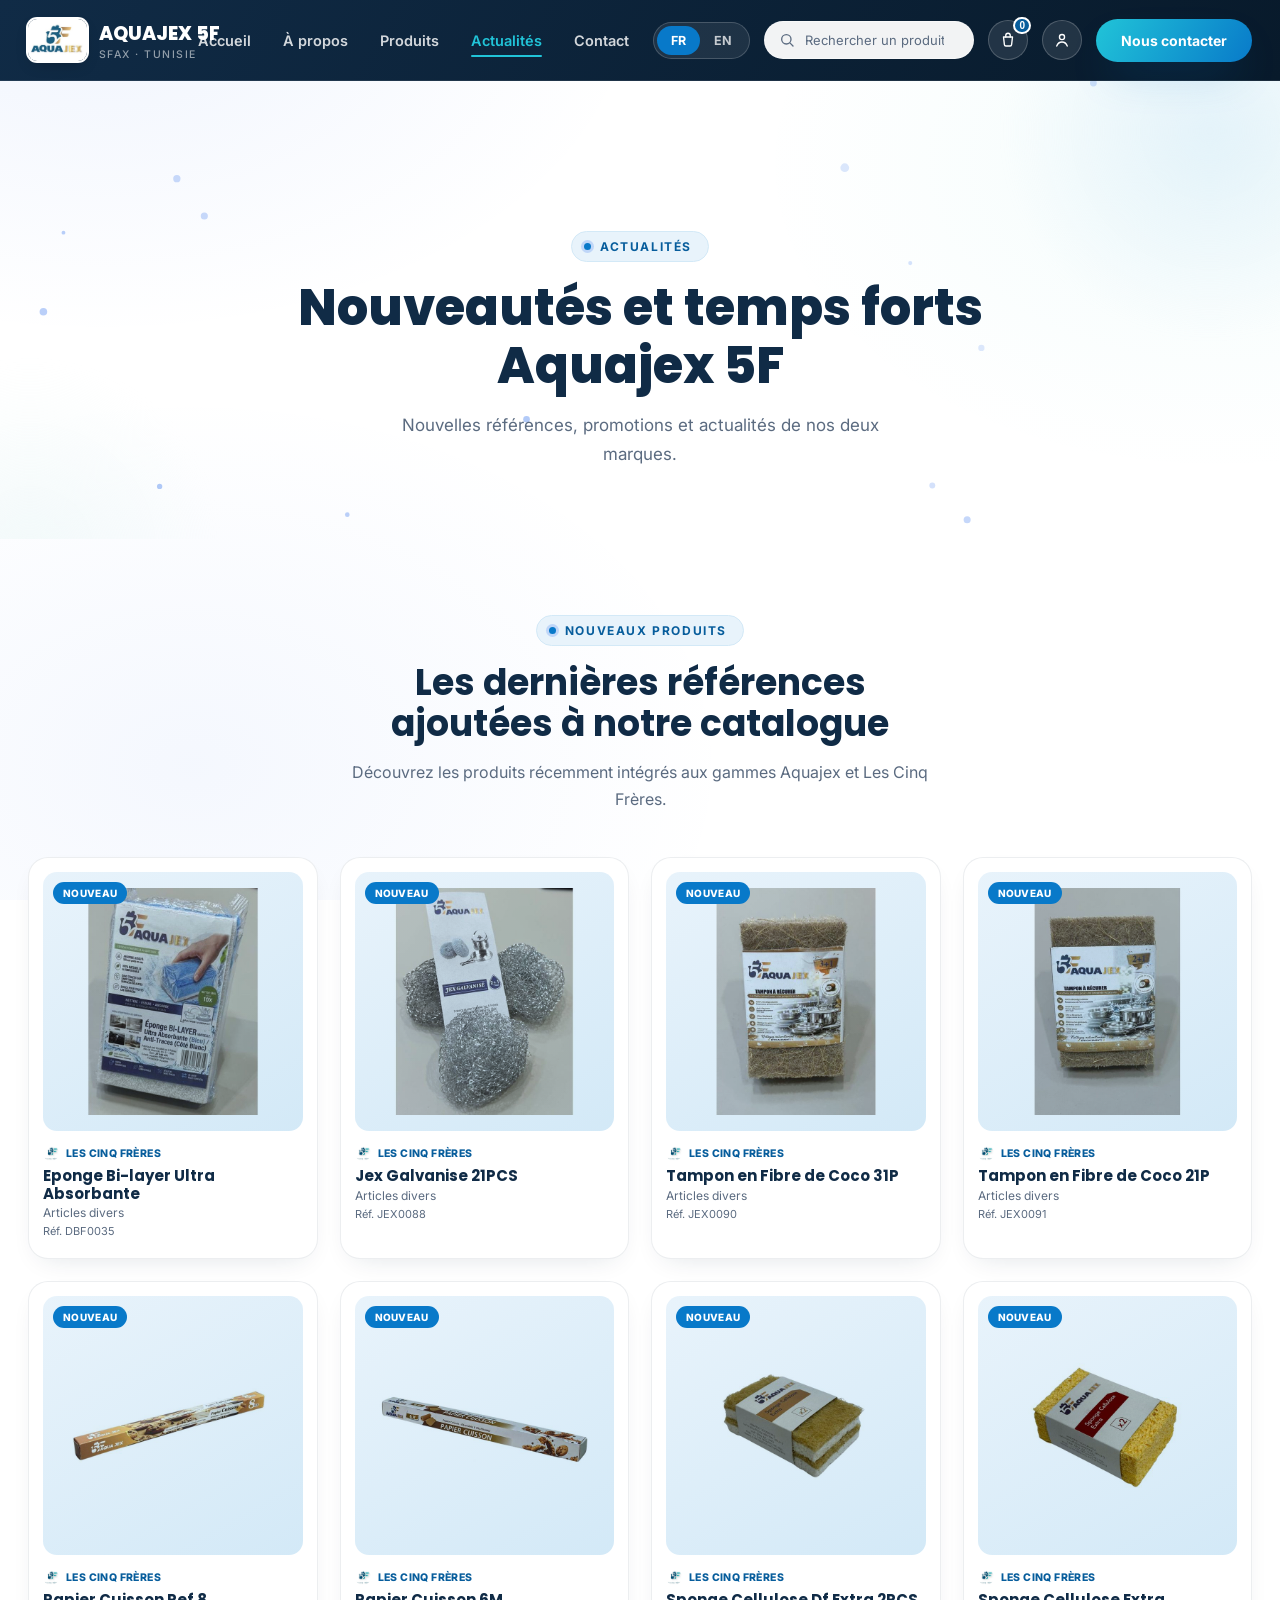
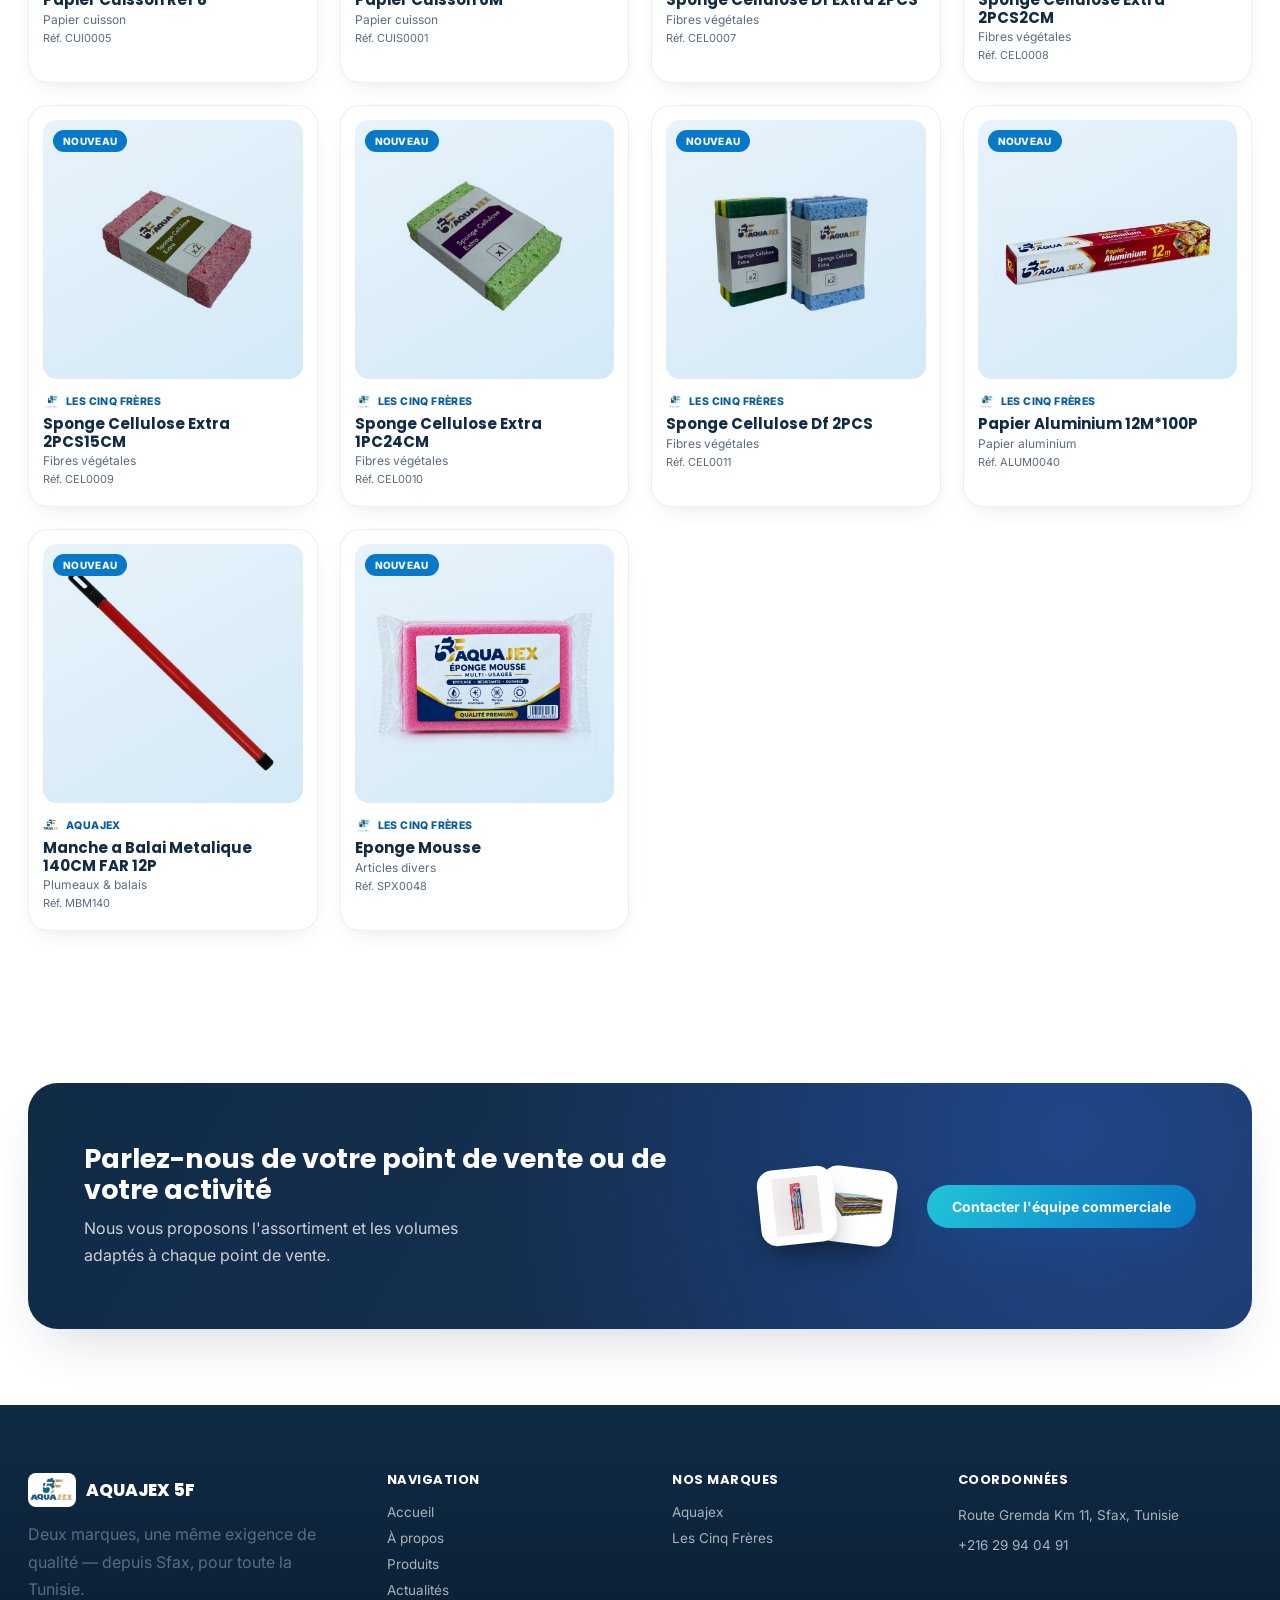
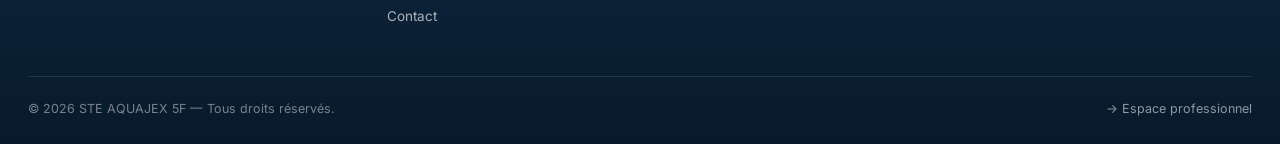
<file: news.html>
<!doctype html>
<html lang="fr">
<head>
<meta charset="UTF-8" />
<meta name="viewport" content="width=device-width, initial-scale=1" />
<title>Actualités — Aquajex 5F</title>
<meta name="description" content="Nouveautés, promotions et actualités des marques Aquajex et Les Cinq Frères." />
<link rel="icon" href="images/logo_aquajex.jpg" />
<link rel="preconnect" href="https://fonts.googleapis.com" />
<link rel="preconnect" href="https://fonts.gstatic.com" crossorigin />
<link href="https://fonts.googleapis.com/css2?family=Inter:wght@400;500;600;700&family=Poppins:wght@600;700;800&family=Caveat:wght@600;700&display=swap" rel="stylesheet" />
<link rel="stylesheet" href="css/style.css?v=62" />
</head>
<body>

<header class="site-header">
  <div class="container">
    <a href="index.html" class="brand">
      <img src="images/logo_aquajex.jpg" alt="Aquajex 5F" />
      <span>AQUAJEX 5F<span class="sub">Sfax · Tunisie</span></span>
    </a>
    <nav class="main-nav">
      <a href="index.html" data-i18n="nav.home">Accueil</a>
      <a href="about.html" data-i18n="nav.about">À propos</a>
      <a href="products.html" data-i18n="nav.products">Produits</a>
      <a href="news.html" class="active" data-i18n="nav.news">Actualités</a>
      <a href="contact.html" data-i18n="nav.contact">Contact</a>
    </nav>
    <div class="header-actions">
      <div class="lang-switch">
        <button data-lang="fr">FR</button>
        <button data-lang="en">EN</button>
      </div>
      <form class="header-search" action="products.html" method="get">
        <svg width="16" height="16" viewBox="0 0 24 24" fill="none"><circle cx="11" cy="11" r="7" stroke="currentColor" stroke-width="2"/><path d="M21 21l-4.3-4.3" stroke="currentColor" stroke-width="2" stroke-linecap="round"/></svg>
        <input type="search" name="q" data-i18n-placeholder="header.search" placeholder="Rechercher un produit..." />
      </form>
      <button type="button" class="icon-btn icon-cart" id="cart-toggle" aria-label="Panier" title="Panier">
        <svg width="18" height="18" viewBox="0 0 24 24" fill="none"><path d="M6 8h12l-1.2 10.2a2 2 0 01-2 1.8H9.2a2 2 0 01-2-1.8L6 8z" stroke="currentColor" stroke-width="1.8" stroke-linejoin="round"/><path d="M9 8V6a3 3 0 016 0v2" stroke="currentColor" stroke-width="1.8" stroke-linecap="round"/></svg>
        <span class="badge" id="cart-count" hidden>0</span>
      </button>
      <a href="https://malekjaber8.github.io/aquajex/" target="_blank" rel="noopener" class="icon-btn icon-account" aria-label="Espace professionnel" title="Espace professionnel">
        <svg width="18" height="18" viewBox="0 0 24 24" fill="none"><circle cx="12" cy="8" r="3.4" stroke="currentColor" stroke-width="1.8"/><path d="M5 20c1.3-3.5 4-5.3 7-5.3s5.7 1.8 7 5.3" stroke="currentColor" stroke-width="1.8" stroke-linecap="round"/></svg>
      </a>
      <a href="contact.html" class="btn btn-primary"><span class="full" data-i18n="nav.cta">Nous contacter</span></a>
      <button class="menu-toggle" aria-label="Menu"><span></span><span></span><span></span></button>
    </div>
  </div>
</header>

<section class="hero hero-compact">
  <canvas class="hero-canvas" id="hero-particles"></canvas>
  <div class="hero-blob-bg blob-a"></div>
  <div class="hero-blob-bg blob-b"></div>
  <div class="container">
    <div>
      <span class="eyebrow" data-i18n="news.eyebrow">Actualités</span>
      <h1 data-i18n="news.title">Nouveautés et temps forts Aquajex 5F</h1>
      <p class="lead" data-i18n="news.lead">Nouvelles références, promotions et actualités de nos deux marques.</p>
    </div>
  </div>
</section>

<section>
  <div class="container">
    <div class="section-head reveal">
      <span class="eyebrow" data-i18n="news.products.eyebrow">Nouveaux produits</span>
      <h2 data-i18n="news.products.title">Les dernières références ajoutées à notre catalogue</h2>
      <p class="lead" data-i18n="news.products.lead">Découvrez les produits récemment intégrés aux gammes Aquajex et Les Cinq Frères.</p>
    </div>
    <div class="product-grid" id="nouveautes-grid"></div>
  </div>
</section>

<section>
  <div class="container">
    <div class="cta-band reveal">
      <div>
        <h2 data-i18n="home.cta.title">Envie de référencer nos produits ?</h2>
        <p data-i18n="home.cta.text">Parlez-nous de votre point de vente ou de votre activité : nous vous proposons l'assortiment et les volumes adaptés.</p>
      </div>
      <div class="cta-photos">
        <div class="tile"><img src="images/products/featured/brosse-a-dents.jpg" alt="Brosses à dents Aquajex" loading="lazy" /></div>
        <div class="tile"><img src="images/products/featured/serpilliere.jpg" alt="Serpillières Les Cinq Frères" loading="lazy" /></div>
      </div>
      <div class="actions">
        <a href="contact.html" class="btn btn-gold"><span data-i18n="home.cta.btn">Contacter l'équipe commerciale</span></a>
      </div>
    </div>
  </div>
</section>

<footer class="site-footer">
  <div class="container">
    <div class="footer-grid">
      <div>
        <div class="footer-brand">
          <img src="images/logo_aquajex.jpg" alt="Aquajex 5F" />
          AQUAJEX 5F
        </div>
        <p data-i18n="footer.tagline">Deux marques, une même exigence de qualité — depuis Sfax, pour toute la Tunisie.</p>
      </div>
      <div class="footer-col">
        <h4 data-i18n="footer.nav">Navigation</h4>
        <a href="index.html" data-i18n="nav.home">Accueil</a>
        <a href="about.html" data-i18n="nav.about">À propos</a>
        <a href="products.html" data-i18n="nav.products">Produits</a>
        <a href="news.html" data-i18n="nav.news">Actualités</a>
        <a href="contact.html" data-i18n="nav.contact">Contact</a>
      </div>
      <div class="footer-col">
        <h4 data-i18n="footer.brands">Nos marques</h4>
        <a href="products.html">Aquajex</a>
        <a href="products.html">Les Cinq Frères</a>
      </div>
      <div class="footer-col">
        <h4 data-i18n="footer.contact">Coordonnées</h4>
        <p>Route Gremda Km 11, Sfax, Tunisie</p>
        <a href="tel:+21629940491">+216 29 94 04 91</a>
      </div>
    </div>
    <div class="footer-bottom">
      <span>© <span id="year"></span> STE AQUAJEX 5F — <span data-i18n="footer.rights">Tous droits réservés.</span></span>
      <a href="https://malekjaber8.github.io/aquajex/" target="_blank" rel="noopener" style="color:rgba(255,255,255,.55);">→ <span data-i18n="footer.internal">Espace professionnel</span></a>
    </div>
  </div>
</footer>

<div class="cart-drawer" id="cart-drawer">
  <div class="cart-drawer-panel">
    <div class="cart-drawer-head">
      <h3 data-i18n="cart.title">Votre panier</h3>
      <button type="button" class="cart-drawer-close" id="cart-drawer-close" aria-label="Fermer">
        <svg width="15" height="15" viewBox="0 0 24 24" fill="none"><path d="M6 6l12 12M18 6L6 18" stroke="currentColor" stroke-width="2" stroke-linecap="round"/></svg>
      </button>
    </div>
    <div class="cart-drawer-scroll">
      <div class="cart-items" id="cart-items"></div>
      <p class="cart-empty" id="cart-empty" data-i18n="cart.empty">Votre panier est vide.</p>
      <form id="cart-checkout-form" class="cart-checkout-form" hidden>
        <h4 data-i18n="cart.checkout.title">Vos coordonnées</h4>
        <div class="field">
          <label data-i18n="cart.form.type">Vous êtes</label>
          <select name="clientType" id="cart-client-type">
            <option value="particulier" data-i18n="cart.form.type.individual">Particulier</option>
            <option value="societe" data-i18n="cart.form.type.company">Société</option>
          </select>
        </div>
        <div class="field" id="cart-company-field" hidden>
          <label data-i18n="cart.form.companyname">Nom de la société</label>
          <input type="text" name="societe" />
        </div>
        <div class="form-row">
          <div class="field">
            <label data-i18n="cart.form.lastname">Nom</label>
            <input type="text" name="nom" required />
          </div>
          <div class="field">
            <label data-i18n="cart.form.firstname">Prénom</label>
            <input type="text" name="prenom" required />
          </div>
        </div>
        <div class="form-row">
          <div class="field">
            <label data-i18n="cart.form.phone">Téléphone</label>
            <input type="tel" name="phone" required />
          </div>
          <div class="field">
            <label data-i18n="cart.form.city">Ville</label>
            <input type="text" name="ville" required />
          </div>
        </div>
        <div class="field">
          <label data-i18n="cart.form.address">Adresse</label>
          <input type="text" name="adresse" required />
        </div>
        <button type="submit" class="btn btn-gold" style="width:100%; justify-content:center;">
          <span data-i18n="cart.form.submit">Envoyer la commande</span>
        </button>
        <p id="cart-form-status" role="status" style="font-size:12.5px; margin-top:12px; font-weight:700;"></p>
      </form>
    </div>
  </div>
</div>

<script src="js/main.js?v=62"></script>
<script>document.getElementById('year').textContent = new Date().getFullYear();</script>
</body>
</html>
</file>
<file: css/style.css>
:root {
  --blue: #0879c9;
  --blue-deep: #075d9c;
  --blue-bright: #21c4d8;
  --blue-soft: #e8f3fb;
  --blue-soft2: #d3e9f7;
  --navy: #102b46;
  --navy-deep: #081a2b;
  --gold: #e3b655;
  --teal: #21c4d8;
  --ink: #16222f;
  --muted: #5b6b80;
  --line: rgba(16, 43, 70, 0.08);
  --bg: #ffffff;
  --card: #ffffff;
  --shadow: 0 24px 56px -22px rgba(16, 43, 70, 0.22);
  --shadow-sm: 0 10px 28px -14px rgba(16, 43, 70, 0.16);
  --shadow-blue: 0 20px 44px -16px rgba(8, 121, 201, 0.45);
  --radius: 22px;
  --radius-sm: 14px;
  --maxw: 1320px;
}

* {
  box-sizing: border-box;
}

html {
  scroll-behavior: smooth;
}

body {
  margin: 0;
  font-family: "Inter", -apple-system, BlinkMacSystemFont, "Segoe UI", sans-serif;
  color: var(--ink);
  background:
    radial-gradient(900px 560px at 8% 0%, rgba(47, 111, 237, 0.07), transparent 60%),
    radial-gradient(760px 520px at 95% 18%, rgba(63, 208, 201, 0.06), transparent 60%),
    radial-gradient(900px 620px at 15% 85%, rgba(47, 111, 237, 0.05), transparent 60%),
    var(--bg);
  background-attachment: fixed;
  -webkit-font-smoothing: antialiased;
  overflow-x: hidden;
}

h1, h2, h3, h4 {
  font-family: "Poppins", "Inter", sans-serif;
  color: var(--navy);
  line-height: 1.15;
  margin: 0;
}

p {
  margin: 0;
  color: var(--muted);
  line-height: 1.7;
}

a {
  color: inherit;
  text-decoration: none;
}

img {
  max-width: 100%;
  display: block;
}

.container {
  max-width: var(--maxw);
  margin: 0 auto;
  padding: 0 28px;
}

.script {
  font-family: "Caveat", cursive;
}

.eyebrow {
  display: inline-flex;
  align-items: center;
  gap: 9px;
  font-size: 12px;
  font-weight: 700;
  letter-spacing: 1.6px;
  text-transform: uppercase;
  color: var(--blue-deep);
  background: var(--blue-soft);
  border: 1px solid var(--blue-soft2);
  padding: 7px 16px 7px 12px;
  border-radius: 30px;
}

.eyebrow::before {
  content: "";
  width: 7px;
  height: 7px;
  border-radius: 50%;
  background: var(--blue);
  box-shadow: 0 0 0 3px rgba(47, 111, 237, 0.22);
  animation: pulse-dot 2.4s ease-in-out infinite;
}

@keyframes pulse-dot {
  0%, 100% { transform: scale(1); }
  50% { transform: scale(1.35); }
}

/* ---------- Header ---------- */

.site-header {
  position: sticky;
  top: 0;
  z-index: 100;
  background: linear-gradient(120deg, var(--navy), var(--navy-deep));
  border-bottom: 1px solid rgba(255, 255, 255, 0.08);
}

.site-header .container {
  display: grid;
  grid-template-columns: auto 1fr auto;
  align-items: center;
  column-gap: 24px;
  height: 80px;
  max-width: 1400px;
}

.brand {
  display: flex;
  align-items: center;
  gap: 12px;
  font-family: "Poppins", sans-serif;
  font-weight: 800;
  font-size: 19px;
  color: #fff;
  flex-shrink: 0;
  white-space: nowrap;
}

.brand img {
  height: 42px;
  width: auto;
  flex-shrink: 0;
  border-radius: 9px;
  box-shadow: 0 0 0 2px #fff, 0 6px 16px -6px rgba(0, 0, 0, 0.35);
}

.brand span.sub {
  display: block;
  white-space: nowrap;
  font-family: "Inter", sans-serif;
  font-weight: 500;
  font-size: 10.5px;
  letter-spacing: 1.5px;
  color: rgba(255, 255, 255, 0.55);
  text-transform: uppercase;
}

nav.main-nav {
  display: flex;
  align-items: center;
  justify-self: center;
  gap: 32px;
}

nav.main-nav a {
  font-size: 14.5px;
  font-weight: 600;
  color: rgba(255, 255, 255, 0.82);
  position: relative;
  padding: 6px 0;
  white-space: nowrap;
  transition: color 0.2s ease;
}

nav.main-nav a.active,
nav.main-nav a:hover {
  color: var(--teal);
}

nav.main-nav a.active::after {
  content: "";
  position: absolute;
  left: 0;
  right: 0;
  bottom: -2px;
  height: 2px;
  background: var(--teal);
  border-radius: 2px;
}

.header-actions {
  display: flex;
  align-items: center;
  gap: 14px;
  flex-shrink: 0;
}

.lang-switch {
  display: flex;
  border: 1px solid rgba(255, 255, 255, 0.18);
  border-radius: 20px;
  overflow: hidden;
  background: rgba(255, 255, 255, 0.08);
  padding: 3px;
}

.lang-switch button {
  border: none;
  background: transparent;
  font-family: inherit;
  font-size: 12.5px;
  font-weight: 700;
  padding: 7px 14px;
  cursor: pointer;
  color: rgba(255, 255, 255, 0.75);
  border-radius: 16px;
}

.lang-switch button.active {
  background: var(--blue);
  color: #fff;
}

.btn {
  display: inline-flex;
  align-items: center;
  gap: 8px;
  padding: 13px 25px;
  border-radius: 30px;
  font-weight: 700;
  font-size: 14px;
  cursor: pointer;
  border: none;
  white-space: nowrap;
  position: relative;
  overflow: hidden;
  transition: transform 0.2s ease, box-shadow 0.2s ease;
}

.btn svg {
  flex-shrink: 0;
}

.btn:active {
  transform: translateY(1px) scale(0.98);
}

.btn-primary {
  background: linear-gradient(120deg, var(--navy), #1a3258);
  color: #fff;
  box-shadow: 0 12px 24px -10px rgba(16, 35, 63, 0.55);
}

.btn-primary:hover {
  transform: translateY(-2px);
  box-shadow: 0 18px 30px -10px rgba(16, 35, 63, 0.65);
}

.site-header .btn-primary {
  background: linear-gradient(120deg, var(--blue-bright), var(--blue), var(--blue-deep));
  background-size: 220% 100%;
  box-shadow: var(--shadow-blue);
}

.site-header .btn-primary:hover {
  background-position: 100% 0;
  box-shadow: 0 22px 40px -14px rgba(8, 121, 201, 0.6);
}

.btn-gold {
  background: linear-gradient(120deg, var(--blue-bright), var(--blue), var(--blue-deep));
  background-size: 220% 100%;
  color: #fff;
  box-shadow: var(--shadow-blue);
}

.btn-gold:hover {
  background-position: 100% 0;
  transform: translateY(-2px);
  box-shadow: 0 22px 40px -14px rgba(47, 111, 237, 0.6);
}

.btn-outline {
  background: #fff;
  border: 1.5px solid var(--line);
  color: var(--navy);
  box-shadow: var(--shadow-sm);
}

.btn-outline:hover {
  border-color: var(--blue);
  color: var(--blue);
  transform: translateY(-2px);
}

.btn-whatsapp {
  background: #25d366;
  color: #fff;
  box-shadow: 0 12px 24px -10px rgba(37, 211, 102, 0.55);
}

.btn-whatsapp:hover {
  transform: translateY(-2px);
  box-shadow: 0 18px 30px -10px rgba(37, 211, 102, 0.65);
}

.cta-band .btn-outline {
  background: rgba(255, 255, 255, 0.1);
  border-color: rgba(255, 255, 255, 0.25);
  color: #fff;
  box-shadow: none;
}

.cta-band .btn-outline:hover {
  background: #fff;
  color: var(--navy);
}

.header-search {
  display: flex;
  align-items: center;
  gap: 8px;
  background: rgba(255, 255, 255, 0.95);
  border: 1px solid rgba(255, 255, 255, 0.4);
  border-radius: 20px;
  padding: 9px 14px;
  width: 210px;
  flex-shrink: 0;
}

.header-search svg {
  color: var(--muted);
  flex-shrink: 0;
}

.header-search input {
  border: none;
  background: transparent;
  font-family: inherit;
  font-size: 13px;
  color: var(--navy);
  outline: none;
  width: 100%;
  min-width: 0;
}

.header-search input::placeholder {
  color: var(--muted);
}

.icon-btn {
  position: relative;
  display: flex;
  align-items: center;
  justify-content: center;
  width: 40px;
  height: 40px;
  border-radius: 50%;
  background: rgba(255, 255, 255, 0.1);
  color: #fff;
  border: 1px solid rgba(255, 255, 255, 0.2);
  flex-shrink: 0;
  transition: background 0.2s ease, color 0.2s ease, transform 0.2s ease;
}

.icon-btn:hover {
  background: var(--blue);
  color: #fff;
  transform: translateY(-2px);
}

.icon-btn .badge {
  position: absolute;
  top: -4px;
  right: -4px;
  min-width: 17px;
  height: 17px;
  padding: 0 4px;
  border-radius: 10px;
  background: var(--blue-deep);
  color: #fff;
  font-size: 10px;
  font-weight: 800;
  display: flex;
  align-items: center;
  justify-content: center;
  border: 2px solid #fff;
}

.menu-toggle {
  display: none;
  background: none;
  border: none;
  cursor: pointer;
  padding: 6px;
}

.menu-toggle span {
  display: block;
  width: 22px;
  height: 2px;
  background: #fff;
  margin: 5px 0;
  border-radius: 2px;
}

/* ---------- Hero ---------- */

.hero {
  position: relative;
  padding: 64px 0 30px;
  overflow: hidden;
}

.hero .container {
  position: relative;
  z-index: 2;
  display: grid;
  grid-template-columns: 1fr 0.95fr;
  gap: 50px;
  align-items: center;
}

.hero h1 {
  font-size: 50px;
  font-weight: 800;
  margin: 18px 0 20px;
}

.hero h1 .accent {
  position: relative;
  color: var(--blue);
  white-space: nowrap;
}

.hero h1 .accent svg {
  position: absolute;
  left: 0;
  bottom: -14px;
  width: 100%;
  height: 14px;
}

.hero p.lead {
  font-size: 17px;
  max-width: 500px;
  margin-bottom: 34px;
}

.hero-actions {
  display: flex;
  gap: 14px;
  flex-wrap: wrap;
}

.hero-stats {
  display: flex;
  gap: 30px;
  margin-top: 34px;
}

.hero-stats > div {
  display: flex;
  align-items: center;
  gap: 12px;
}

.stat-icon {
  width: 46px;
  height: 46px;
  border-radius: 50%;
  background: var(--blue-soft);
  color: var(--blue);
  display: flex;
  align-items: center;
  justify-content: center;
  flex-shrink: 0;
}

.hero-stats strong {
  display: block;
  font-family: "Poppins", sans-serif;
  font-size: 23px;
  color: var(--navy);
  font-weight: 800;
  line-height: 1.1;
}

.hero-stats span {
  font-size: 12px;
  color: var(--muted);
  letter-spacing: 0.2px;
}

/* ---------- Hero visual: illustrated water panel ---------- */

.hero-visual {
  position: relative;
  display: flex;
  align-items: center;
  justify-content: center;
  min-height: 460px;
}

.hero-blob {
  position: absolute;
  inset: 0;
  background: linear-gradient(150deg, var(--blue-bright) 0%, var(--blue) 55%, var(--blue-deep) 100%);
  border-radius: 42% 58% 68% 32% / 45% 40% 60% 55%;
  animation: blob-morph 11s ease-in-out infinite alternate;
  box-shadow: var(--shadow-blue);
}

@keyframes blob-morph {
  0% { border-radius: 42% 58% 68% 32% / 45% 40% 60% 55%; }
  50% { border-radius: 58% 42% 40% 60% / 60% 55% 45% 40%; }
  100% { border-radius: 48% 52% 55% 45% / 40% 60% 40% 60%; }
}

.hero-canvas {
  position: absolute;
  inset: 0;
  z-index: 1;
  pointer-events: none;
}

.hero-visual .ripple {
  position: absolute;
  top: 50%;
  left: 50%;
  width: 220px;
  height: 220px;
  margin: -110px 0 0 -110px;
  border-radius: 50%;
  border: 1.5px solid rgba(255, 255, 255, 0.55);
  z-index: 1;
}

.hero-visual .ripple-1 {
  animation: ripple 3.6s ease-out infinite;
}

.hero-visual .ripple-2 {
  animation: ripple 3.6s ease-out infinite 1.2s;
}

.hero-visual .ripple-3 {
  animation: ripple 3.6s ease-out infinite 2.4s;
}

@keyframes ripple {
  0% { transform: scale(0.6); opacity: 0.9; }
  100% { transform: scale(1.8); opacity: 0; }
}

.logo-medal {
  position: relative;
  z-index: 2;
  width: 196px;
  height: 196px;
  border-radius: 50%;
  display: flex;
  align-items: center;
  justify-content: center;
  animation: float-medal 5s ease-in-out infinite;
}

@keyframes float-medal {
  0%, 100% { transform: translateY(0); }
  50% { transform: translateY(-14px); }
}

.logo-medal .medal-inner {
  position: relative;
  width: 100%;
  height: 100%;
  border-radius: 50%;
  background: #ffffff;
  box-shadow: 0 25px 60px -18px rgba(16, 35, 63, 0.45), 0 0 0 10px rgba(255, 255, 255, 0.35);
  display: flex;
  align-items: center;
  justify-content: center;
  padding: 24px;
}

.logo-medal img {
  width: 100%;
  height: auto;
  object-fit: contain;
}

.script-tag {
  position: absolute;
  top: 10%;
  right: 4%;
  z-index: 2;
  font-size: 26px;
  line-height: 1.25;
  color: #fff;
  text-align: right;
  text-shadow: 0 4px 14px rgba(8, 21, 40, 0.3);
  transform: rotate(-4deg);
}

.bubble {
  position: absolute;
  z-index: 1;
  border-radius: 50%;
  background: radial-gradient(circle at 32% 28%, rgba(255, 255, 255, 0.9), rgba(255, 255, 255, 0.15) 70%);
  animation: bubble-rise linear infinite;
}

@keyframes bubble-rise {
  0% { transform: translateY(0) scale(1); opacity: 0; }
  10% { opacity: 0.85; }
  90% { opacity: 0.5; }
  100% { transform: translateY(-260px) scale(0.6); opacity: 0; }
}

.brand-chip {
  position: absolute;
  z-index: 2;
  display: flex;
  align-items: center;
  gap: 10px;
  background: #ffffff;
  border: 1px solid var(--line);
  border-radius: 16px;
  padding: 10px 16px 10px 10px;
  box-shadow: var(--shadow);
}

.brand-chip img {
  height: 28px;
  width: auto;
  border-radius: 6px;
}

.brand-chip span {
  font-size: 12.5px;
  font-weight: 700;
  color: var(--navy);
  white-space: nowrap;
}

.brand-chip.chip-bottom {
  bottom: 2%;
  left: -2%;
  animation: float-chip 4.5s ease-in-out infinite;
  animation-delay: 0.4s;
}

@keyframes float-chip {
  0%, 100% { transform: translateY(0); }
  50% { transform: translateY(-10px); }
}

/* ---------- Compact hero (inner pages) ---------- */

.hero.hero-compact {
  padding: 150px 0 70px;
}

.hero.hero-compact .container {
  grid-template-columns: 1fr;
  text-align: center;
}

.hero.hero-compact h1 {
  margin: 18px auto 16px;
  max-width: 760px;
}

.hero.hero-compact p.lead {
  margin: 0 auto;
}

.hero.hero-compact .hero-blob-bg {
  position: absolute;
  z-index: 0;
  border-radius: 50%;
  filter: blur(6px);
  opacity: 0.5;
}

.hero.hero-compact .blob-a {
  top: -160px;
  right: -140px;
  width: 420px;
  height: 420px;
  background: radial-gradient(circle, var(--blue-soft2), transparent 70%);
  animation: blob-morph 13s ease-in-out infinite alternate;
}

.hero.hero-compact.hero-with-visual .container {
  grid-template-columns: 1fr 0.9fr;
  text-align: left;
}

.hero.hero-compact.hero-with-visual h1,
.hero.hero-compact.hero-with-visual p.lead {
  margin-left: 0;
  margin-right: 0;
}

.hero.hero-compact.hero-with-visual .hero-visual {
  min-height: 380px;
}

/* ---------- Product-photo hero panel (Produits page) ---------- */

.product-hero-panel {
  position: relative;
  z-index: 1;
  width: 100%;
  max-width: 440px;
  aspect-ratio: 4 / 3;
  border-radius: 28px;
  overflow: hidden;
  box-shadow: var(--shadow-blue);
}

.product-hero-panel img {
  width: 100%;
  height: 100%;
  object-fit: cover;
}

.product-hero-panel::after {
  content: "";
  position: absolute;
  inset: 0;
  background: linear-gradient(200deg, rgba(47, 111, 237, 0.22), transparent 55%);
}

.hero-visual .panel-deco {
  position: absolute;
  z-index: 0;
  border-radius: 50%;
  filter: blur(2px);
}

.hero-visual .panel-deco-a {
  width: 320px;
  height: 320px;
  top: -40px;
  right: -50px;
  background: radial-gradient(circle, var(--blue-soft2), transparent 70%);
  animation: blob-morph 13s ease-in-out infinite alternate;
}

.hero-visual .panel-deco-b {
  width: 240px;
  height: 240px;
  bottom: -30px;
  left: -40px;
  background: radial-gradient(circle, #eaf7f6, transparent 70%);
  animation: blob-morph 16s ease-in-out infinite alternate-reverse;
}

.hero-visual .script-tag.script-tag-panel {
  top: -30px;
  right: 4%;
  font-size: 21px;
  color: var(--blue-deep);
  text-shadow: none;
}

.hero-dots {
  position: absolute;
  z-index: 2;
  bottom: -26px;
  left: 50%;
  transform: translateX(-50%);
  display: flex;
  gap: 7px;
}

.hero-dots span {
  width: 7px;
  height: 7px;
  border-radius: 50%;
  background: var(--blue-soft2);
}

.hero-dots span.active {
  width: 20px;
  border-radius: 4px;
  background: var(--blue);
}

.hero.hero-compact .blob-b {
  bottom: -200px;
  left: -160px;
  width: 380px;
  height: 380px;
  background: radial-gradient(circle, #eaf7f6, transparent 70%);
  animation: blob-morph 16s ease-in-out infinite alternate-reverse;
}

/* ---------- Home news ticker (animated strip of newest products) ---------- */

.news-ticker-section {
  position: relative;
  overflow: hidden;
  padding: 26px 0 30px;
  background: linear-gradient(135deg, var(--navy) 0%, var(--blue-deep) 55%, var(--blue) 100%);
}

.news-ticker-deco {
  position: absolute;
  z-index: 0;
  border-radius: 50%;
  filter: blur(6px);
}

.news-ticker-deco.a {
  width: 360px;
  height: 360px;
  top: -160px;
  left: -70px;
  background: radial-gradient(circle, rgba(255, 255, 255, 0.16), transparent 70%);
  animation: blob-morph 15s ease-in-out infinite alternate;
}

.news-ticker-deco.b {
  width: 300px;
  height: 300px;
  bottom: -140px;
  right: -60px;
  background: radial-gradient(circle, rgba(33, 196, 216, 0.3), transparent 70%);
  animation: blob-morph 18s ease-in-out infinite alternate-reverse;
}

.news-ticker-head {
  position: relative;
  z-index: 1;
  text-align: center;
  display: flex;
  flex-direction: column;
  align-items: center;
  gap: 8px;
  margin-bottom: 16px;
}

.news-ticker-head .eyebrow {
  background: rgba(255, 255, 255, 0.12);
  border-color: rgba(255, 255, 255, 0.24);
  color: #fff;
}

.news-ticker-head h2 {
  color: #fff;
  font-size: 22px;
}

.eyebrow-pulse::before {
  content: "";
  width: 7px;
  height: 7px;
  border-radius: 50%;
  background: var(--blue-bright);
  box-shadow: 0 0 0 3px rgba(33, 196, 216, 0.3);
  animation: pulse-dot 1.8s ease-in-out infinite;
}

.news-ticker-mask {
  position: relative;
  z-index: 1;
  overflow: hidden;
  -webkit-mask-image: linear-gradient(90deg, transparent, #000 6%, #000 94%, transparent);
  mask-image: linear-gradient(90deg, transparent, #000 6%, #000 94%, transparent);
}

.news-ticker-track {
  display: flex;
  gap: 16px;
  width: max-content;
  padding: 4px 0 10px;
  animation: ticker-scroll 38s linear infinite;
}

.news-ticker-track:hover {
  animation-play-state: paused;
}

@keyframes ticker-scroll {
  from {
    transform: translateX(0);
  }
  to {
    transform: translateX(-50%);
  }
}

.ticker-card {
  flex: 0 0 auto;
  width: 164px;
  background: #fff;
  border-radius: 16px;
  box-shadow: 0 18px 36px -16px rgba(4, 12, 26, 0.5);
  padding: 10px 10px 12px;
  display: flex;
  flex-direction: column;
  gap: 8px;
  transition: transform 0.3s ease, box-shadow 0.3s ease;
}

.ticker-card:hover {
  transform: translateY(-8px);
  box-shadow: 0 30px 56px -16px rgba(4, 12, 26, 0.6);
}

.ticker-card .thumb {
  position: relative;
  border-radius: 12px;
  background: radial-gradient(circle at 32% 28%, #fff, var(--blue-soft) 85%);
  aspect-ratio: 1 / 1;
  display: flex;
  align-items: center;
  justify-content: center;
  padding: 6px;
  overflow: hidden;
}

.ticker-card .thumb img {
  width: 100%;
  height: 100%;
  object-fit: contain;
}

.ticker-card .thumb .badge-tag.new {
  box-shadow: 0 6px 14px -4px rgba(8, 121, 201, 0.55);
}

.ticker-card h4 {
  padding: 0 1px;
  font-size: 12.5px;
  font-weight: 700;
  color: var(--navy);
  line-height: 1.3;
  display: -webkit-box;
  -webkit-line-clamp: 2;
  -webkit-box-orient: vertical;
  overflow: hidden;
}

.ticker-card .ref {
  padding: 0 1px;
  font-size: 10.5px;
  color: var(--muted);
  font-weight: 600;
}

/* ---------- Section shells ---------- */

section {
  padding: 76px 0;
  position: relative;
}

.section-head {
  max-width: 620px;
  margin: 0 auto 44px;
  text-align: center;
  position: relative;
  z-index: 1;
}

.section-head h2 {
  font-size: 36px;
  margin: 16px 0 14px;
}

.section-head.left {
  margin: 0 0 48px;
  text-align: left;
}

.section-head-row {
  display: flex;
  align-items: flex-end;
  justify-content: space-between;
  gap: 24px;
  margin-bottom: 36px;
}

.section-head-row .head-text {
  max-width: 560px;
}

.section-head-row .head-link {
  display: inline-flex;
  align-items: center;
  gap: 6px;
  font-size: 13.5px;
  font-weight: 700;
  color: var(--blue);
  white-space: nowrap;
  flex-shrink: 0;
  padding-bottom: 3px;
}

.section-head-row .head-link svg {
  transition: transform 0.2s ease;
}

.section-head-row .head-link:hover svg {
  transform: translateX(4px);
}

/* ---------- Reveal animation ---------- */

.reveal {
  opacity: 0;
  transform: translateY(28px);
  transition: opacity 0.7s cubic-bezier(.2,.7,.2,1), transform 0.7s cubic-bezier(.2,.7,.2,1);
}

.reveal.in {
  opacity: 1;
  transform: translateY(0);
}

/* ---------- About / value cards ---------- */

.water-flow {
  position: relative;
  background-color: #f3fbff;
  overflow: hidden;
}

.water-flow::before {
  content: "";
  position: absolute;
  top: 0;
  left: 0;
  right: 0;
  height: 360px;
  background-image:
    linear-gradient(
      to bottom,
      #fff 0%,
      rgba(255, 255, 255, 0.25) 20%,
      rgba(243, 251, 255, 0.15) 45%,
      rgba(243, 251, 255, 0.75) 78%,
      #f3fbff 100%
    ),
    url("../images/section-bg-water.jpg");
  background-size: cover;
  background-position: center top;
  background-repeat: no-repeat;
  z-index: 0;
  pointer-events: none;
}

.water-flow > section {
  position: relative;
  z-index: 1;
}

.value-section {
  padding: 56px 0;
}

.value-section .deco-blob {
  display: none;
}

.cta-wrap {
  position: relative;
  overflow: hidden;
  isolation: isolate;
}

.cta-wrap::before {
  content: "";
  position: absolute;
  top: 0;
  left: 0;
  right: 0;
  height: 110px;
  background: linear-gradient(to bottom, rgba(243, 251, 255, 0.85), rgba(255, 255, 255, 0));
  pointer-events: none;
  z-index: -1;
}

.why-split {
  display: grid;
  grid-template-columns: 0.85fr 1.15fr;
  gap: 56px;
  align-items: center;
  position: relative;
  z-index: 1;
}

.hl-blue {
  color: var(--blue);
}

/* ---------- Product photo composition ---------- */

.why-media {
  position: relative;
  padding-bottom: 34px;
  padding-left: 18px;
}

.why-photo {
  overflow: hidden;
  border-radius: 16px;
  background: var(--blue-soft);
  box-shadow: 0 18px 34px -20px rgba(16, 43, 70, 0.3);
}

.why-photo img {
  width: 100%;
  height: 100%;
  object-fit: cover;
  display: block;
}

.why-photo-logo {
  background: #fff;
  box-shadow: 0 16px 32px -18px rgba(8, 121, 201, 0.35);
  outline: 2px solid rgba(8, 121, 201, 0.22);
  outline-offset: -5px;
  border-radius: 18px;
}

.why-photo-logo img {
  object-fit: contain;
  padding: 14%;
}

.why-media-equal {
  padding-bottom: 0;
}

.why-logo-pair {
  display: flex;
  gap: 18px;
}

.why-logo-pair .why-photo {
  flex: 1;
  aspect-ratio: 1 / 1;
}

.why-logo-pair .why-photo:last-child img {
  padding: 21%;
}

.why-photo-1 {
  width: 76%;
  aspect-ratio: 4 / 5;
}

.why-photo-2 {
  position: absolute;
  right: 0;
  bottom: 0;
  width: 46%;
  aspect-ratio: 1 / 1;
  border: 5px solid #fff;
  z-index: 1;
}

.why-badge {
  position: absolute;
  left: -18px;
  top: 18px;
  z-index: 2;
  background: #fff;
  border-radius: 12px;
  padding: 9px 16px;
  box-shadow: 0 12px 26px -16px rgba(16, 43, 70, 0.32);
  display: flex;
  align-items: baseline;
  gap: 6px;
  border-left: 3px solid var(--teal);
}

.why-badge strong {
  font-family: "Poppins", sans-serif;
  font-size: 19px;
  font-weight: 800;
  color: var(--blue-deep);
}

.why-badge span {
  font-size: 10px;
  color: var(--muted);
  font-weight: 700;
  text-transform: uppercase;
  letter-spacing: 0.3px;
}

/* ---------- Content column ---------- */

.why-content .section-head {
  text-align: left;
  margin: 0 0 22px;
  max-width: none;
}

.why-content .section-head h2 {
  font-size: 29px;
  font-weight: 700;
  margin: 12px 0 10px;
}

.why-content .section-head p.lead {
  max-width: 440px;
  font-size: 15.5px;
  line-height: 1.6;
}

.why-list {
  display: grid;
  gap: 0;
}

.why-item {
  display: flex;
  gap: 16px;
  align-items: flex-start;
  padding: 14px 0;
  border-top: 1px solid var(--line);
}

.why-item:first-child {
  border-top: none;
  padding-top: 0;
}

.why-icon {
  flex-shrink: 0;
  width: 38px;
  height: 38px;
  border-radius: 11px;
  display: flex;
  align-items: center;
  justify-content: center;
  background: var(--blue-soft);
  color: var(--teal);
}

.why-item h3 {
  font-size: 15.5px;
  font-weight: 600;
  margin-bottom: 3px;
}

.why-item p {
  font-size: 13.5px;
  margin: 0;
}

/* ---------- About split ---------- */

.about-split {
  display: grid;
  grid-template-columns: 0.9fr 1.1fr;
  gap: 64px;
  align-items: center;
}

.about-figure {
  position: relative;
  border-radius: 46% 54% 62% 38% / 48% 42% 58% 52%;
  background: linear-gradient(150deg, var(--blue-bright), var(--blue) 55%, var(--blue-deep));
  min-height: 440px;
  display: flex;
  align-items: center;
  justify-content: center;
  overflow: hidden;
  box-shadow: var(--shadow-blue);
  animation: blob-morph 14s ease-in-out infinite alternate;
}

.about-figure .logos {
  position: relative;
  display: flex;
  flex-direction: column;
  gap: 20px;
}

.about-figure .logos .pill {
  background: #fff;
  border: 1px solid var(--line);
  border-radius: 18px;
  padding: 18px 24px;
  display: flex;
  align-items: center;
  gap: 14px;
  box-shadow: var(--shadow);
  transition: transform 0.3s ease;
}

.about-figure .logos .pill:hover {
  transform: translateX(6px);
}

.about-figure .logos img {
  height: 40px;
  border-radius: 9px;
}

.about-figure .logos span {
  color: var(--navy);
  font-weight: 700;
  font-size: 15px;
}

.timeline {
  margin-top: 30px;
  display: grid;
  gap: 18px;
}

.timeline-item {
  display: flex;
  gap: 16px;
  align-items: flex-start;
}

.timeline-dot {
  width: 11px;
  height: 11px;
  border-radius: 50%;
  background: var(--blue);
  margin-top: 7px;
  flex-shrink: 0;
  box-shadow: 0 0 0 4px var(--blue-soft);
}

.timeline-item h4 {
  font-size: 15px;
  margin-bottom: 4px;
}

.timeline-item p {
  font-size: 13.5px;
}

/* ---------- Family strip (catalogue-style category cards) ---------- */

.family-strip {
  display: flex;
  gap: 22px;
  overflow-x: auto;
  scroll-snap-type: x proximity;
  padding: 2px 2px 14px;
  margin-bottom: -10px;
}

.family-strip::-webkit-scrollbar {
  height: 6px;
}

.family-strip::-webkit-scrollbar-thumb {
  background: var(--blue-soft2);
  border-radius: 10px;
}

.family-item {
  position: relative;
  flex: 0 0 172px;
  scroll-snap-align: start;
  background: #fff;
  border: 1px solid var(--line);
  border-radius: 18px;
  padding: 16px 14px 14px;
  display: flex;
  flex-direction: column;
  gap: 13px;
  overflow: hidden;
  box-shadow: var(--shadow-sm);
  transition: transform 0.25s ease, box-shadow 0.25s ease;
}

.family-item::before {
  content: "";
  position: absolute;
  top: 0;
  left: 0;
  right: 0;
  height: 4px;
  background: linear-gradient(90deg, var(--blue-bright), var(--blue-deep));
}

.family-item:hover {
  transform: translateY(-5px);
  box-shadow: var(--shadow);
}

.family-item .avatar {
  aspect-ratio: 1 / 1;
  border-radius: 12px;
  overflow: hidden;
  background: rgba(47, 111, 237, 0.07);
  display: flex;
  align-items: center;
  justify-content: center;
  padding: 10px;
}

.family-item .avatar img {
  max-width: 100%;
  max-height: 100%;
  object-fit: contain;
  mix-blend-mode: multiply;
}

.family-item .fam-row {
  display: flex;
  align-items: center;
  justify-content: space-between;
  gap: 8px;
}

.family-item .fam-row span {
  font-size: 12.5px;
  font-weight: 700;
  color: var(--navy);
  line-height: 1.25;
}

.family-item .chev {
  flex-shrink: 0;
  width: 24px;
  height: 24px;
  border-radius: 50%;
  background: var(--blue-soft);
  color: var(--blue);
  display: flex;
  align-items: center;
  justify-content: center;
  transition: background 0.2s ease, color 0.2s ease;
}

.family-item:hover .chev {
  background: var(--blue);
  color: #fff;
}

.family-item.more {
  align-items: center;
  justify-content: center;
  text-align: center;
  gap: 10px;
}

.family-item.more .more-circle {
  width: 54px;
  height: 54px;
  border-radius: 50%;
  background: linear-gradient(135deg, var(--blue-bright), var(--blue-deep));
  color: #fff;
  display: flex;
  align-items: center;
  justify-content: center;
  transition: transform 0.25s ease;
}

.family-item.more:hover .more-circle {
  transform: scale(1.08);
}

.family-item.more span {
  font-size: 12.5px;
  font-weight: 700;
  color: var(--navy);
}

/* ---------- Mini banner (animated strip above the family row) ---------- */

.mini-banner {
  padding: 0 0 20px;
}

.mini-banner-inner {
  position: relative;
  min-height: 92px;
  border-radius: 18px;
  overflow: hidden;
  background: linear-gradient(120deg, var(--blue-bright) 0%, var(--blue) 55%, var(--blue-deep) 100%);
  box-shadow: var(--shadow-blue);
  display: flex;
  align-items: center;
  justify-content: center;
  padding: 14px 48px;
}

.mini-banner-inner .mb-deco {
  position: absolute;
  z-index: 0;
  border-radius: 50%;
  filter: blur(2px);
  background: radial-gradient(circle, rgba(255, 255, 255, 0.28), transparent 70%);
}

.mini-banner-inner .mb-deco-a {
  width: 170px;
  height: 170px;
  top: -80px;
  left: 8%;
  animation: blob-morph 13s ease-in-out infinite alternate;
}

.mini-banner-inner .mb-deco-b {
  width: 140px;
  height: 140px;
  bottom: -90px;
  right: 16%;
  animation: blob-morph 16s ease-in-out infinite alternate-reverse;
}

.mini-banner-script {
  top: 50%;
  right: 4%;
  transform: translateY(-50%) rotate(-3deg);
  font-size: 17px;
  line-height: 1.15;
}

.mini-banner-photos {
  position: relative;
  z-index: 1;
  display: flex;
  align-items: center;
  gap: 18px;
}

.mini-banner-photos .tile {
  width: 104px;
  height: 104px;
  border-radius: 18px;
  background: #fff;
  box-shadow: 0 16px 30px -14px rgba(8, 21, 40, 0.55);
  display: flex;
  align-items: center;
  justify-content: center;
  padding: 12px;
  animation: float-medal 5s ease-in-out infinite;
}

.mini-banner-photos .tile img {
  max-width: 100%;
  max-height: 100%;
  object-fit: contain;
}

.mini-banner-photos .tile-logo {
  width: 66px;
  height: 66px;
  border-radius: 50%;
  padding: 11px;
}

/* ---------- Brand filter ---------- */

.brand-filter {
  display: flex;
  flex-wrap: wrap;
  gap: 10px;
  margin: -6px 0 26px;
}

.brand-chip-filter {
  font-family: inherit;
  font-size: 13.5px;
  font-weight: 600;
  color: var(--navy);
  background: #fff;
  border: 1.5px solid var(--line);
  border-radius: 999px;
  padding: 9px 18px;
  cursor: pointer;
  transition: all 0.2s ease;
}

.brand-chip-filter:hover {
  border-color: var(--blue);
  color: var(--blue);
}

.brand-chip-filter.active {
  background: var(--blue);
  border-color: var(--blue);
  color: #fff;
  box-shadow: var(--shadow-blue);
}

/* ---------- Breadcrumb ---------- */

.breadcrumb-bar {
  background: var(--blue-soft);
  border-bottom: 1px solid var(--line);
}

.breadcrumb {
  display: flex;
  align-items: center;
  gap: 8px;
  padding: 13px 0;
  font-size: 13px;
  color: var(--muted);
}

.breadcrumb a {
  color: var(--muted);
  transition: color 0.2s ease;
}

.breadcrumb a:hover {
  color: var(--blue);
}

.breadcrumb span:last-child {
  color: var(--navy);
  font-weight: 600;
}

/* ---------- Products hero banner (real photo, full width) ---------- */

.hero-banner-hero .container {
  display: flex;
  flex-direction: column;
  gap: 34px;
}

.hero-banner-text {
  max-width: 680px;
  margin: 0 auto;
}

.hero.hero-compact .hero-actions {
  justify-content: center;
}

.hero.hero-with-banner {
  min-height: 300px;
  padding: 26px 0;
  display: flex;
  align-items: center;
}

.hero-with-banner .container {
  display: block;
  width: 100%;
}

.hero-copy {
  max-width: 480px;
  margin-left: -18px;
}

.hero-with-banner h1 {
  margin: 8px 0 10px;
  font-size: 42px;
  font-weight: 700;
  line-height: 1.22;
  letter-spacing: -0.3px;
}

.hero-with-banner .accent svg {
  width: 88%;
  height: 10px;
}

.hero-with-banner p.lead {
  font-size: 16.5px;
  line-height: 1.6;
  color: var(--muted);
  margin-bottom: 16px;
}

.hero-with-banner .hero-stats {
  margin-top: 16px;
}

.hero-with-banner .hero-stats strong {
  font-weight: 700;
  font-size: 21px;
}

.hero-with-banner .eyebrow {
  font-weight: 600;
  letter-spacing: 1.2px;
}

.hero-bg-photo {
  position: absolute;
  inset: 0;
  z-index: 0;
}

.hero-bg-photo img {
  width: 100%;
  height: 100%;
  object-fit: cover;
  object-position: 100% center;
}

.hero-bg-overlay {
  position: absolute;
  inset: 0;
  z-index: 1;
  background:
    linear-gradient(180deg, rgba(255, 255, 255, 0) 78%, #fff 100%),
    linear-gradient(
      90deg,
      #fff 0%,
      #fff 40%,
      rgba(255, 255, 255, 0.65) 50%,
      rgba(255, 255, 255, 0) 62%
    );
}

.hero-side-visual {
  position: relative;
  width: 100%;
  min-height: 460px;
  border-radius: 28px;
  overflow: hidden;
  box-shadow: var(--shadow);
}

.hero-side-visual img {
  position: absolute;
  inset: 0;
  width: 100%;
  height: 100%;
  object-fit: cover;
  object-position: 62% center;
}

.hero-banner-image {
  border-radius: var(--radius);
  overflow: hidden;
  box-shadow: var(--shadow);
}

.hero-banner-image img {
  display: block;
  width: 100%;
  height: auto;
}

.eyebrow.eyebrow-pin::before {
  content: none;
}

.eyebrow.eyebrow-pin svg {
  width: 13px;
  height: 13px;
  flex-shrink: 0;
}

/* ---------- Catalog layout (sidebar + grid) ---------- */

.catalog-layout {
  display: grid;
  grid-template-columns: 264px 1fr;
  gap: 36px;
  align-items: start;
}

.catalog-sidebar {
  background: #fff;
  border: 1px solid var(--line);
  border-radius: var(--radius);
  padding: 22px;
  position: sticky;
  top: 100px;
}

.sidebar-head {
  display: flex;
  align-items: center;
  justify-content: space-between;
  margin-bottom: 18px;
}

.sidebar-head h3 {
  font-size: 16px;
}

.reset-filters {
  display: flex;
  align-items: center;
  gap: 5px;
  font-size: 12px;
  font-weight: 600;
  color: var(--blue);
  background: none;
  border: none;
  cursor: pointer;
  font-family: inherit;
}

.reset-filters:hover {
  color: var(--blue-deep);
}

.filter-group {
  padding: 16px 0;
  border-top: 1px solid var(--line);
}

.sidebar-head + .filter-group {
  border-top: none;
  padding-top: 0;
}

.filter-label {
  display: block;
  font-size: 12.5px;
  font-weight: 700;
  text-transform: uppercase;
  letter-spacing: 0.3px;
  color: var(--navy);
  margin-bottom: 12px;
}

.sidebar-search {
  display: flex;
  align-items: center;
  gap: 8px;
  background: var(--blue-soft);
  border: 1px solid var(--blue-soft2);
  border-radius: 12px;
  padding: 10px 12px;
  color: var(--muted);
}

.sidebar-search input {
  border: none;
  background: none;
  font-family: inherit;
  font-size: 13.5px;
  width: 100%;
  outline: none;
  color: var(--navy);
}

.filter-check {
  display: flex;
  align-items: center;
  gap: 9px;
  font-size: 13.5px;
  color: var(--navy);
  padding: 7px 0;
  cursor: pointer;
}

.filter-check input {
  accent-color: var(--blue);
  width: 16px;
  height: 16px;
  cursor: pointer;
}

.filter-check span {
  flex-grow: 1;
}

.filter-check em {
  font-style: normal;
  font-size: 11.5px;
  color: var(--muted);
  background: var(--blue-soft);
  border-radius: 999px;
  padding: 2px 8px;
}

.sidebar-cta {
  display: flex;
  flex-direction: column;
  align-items: flex-start;
  gap: 6px;
  background: linear-gradient(150deg, var(--blue-soft), var(--blue-soft2));
  border-radius: var(--radius-sm);
  padding: 18px;
  margin-top: 6px;
  transition: transform 0.25s ease;
}

.sidebar-cta:hover {
  transform: translateY(-3px);
}

.sidebar-cta-icon {
  width: 38px;
  height: 38px;
  border-radius: 11px;
  background: var(--blue);
  color: #fff;
  display: flex;
  align-items: center;
  justify-content: center;
  margin-bottom: 4px;
}

.sidebar-cta strong {
  font-size: 14px;
  color: var(--navy);
  line-height: 1.3;
}

.sidebar-cta > span:not(.sidebar-cta-btn) {
  font-size: 12.5px;
  color: var(--muted);
}

.sidebar-cta-btn {
  font-size: 13px;
  font-weight: 700;
  color: var(--blue);
}

.catalog-main {
  min-width: 0;
}

.catalog-topbar {
  display: flex;
  align-items: center;
  flex-wrap: wrap;
  gap: 16px;
  margin-bottom: 22px;
}

.filters-toggle {
  display: none;
  align-items: center;
  gap: 8px;
  font-size: 13.5px;
  font-weight: 700;
  color: var(--navy);
  background: #fff;
  border: 1.5px solid var(--line);
  border-radius: 12px;
  padding: 9px 16px;
  cursor: pointer;
  font-family: inherit;
}

.results-count {
  font-size: 13.5px;
  color: var(--muted);
}

.results-count strong {
  color: var(--navy);
}

.catalog-controls {
  display: flex;
  align-items: center;
  gap: 14px;
  margin-left: auto;
  flex-wrap: wrap;
}

.sort-control {
  display: flex;
  align-items: center;
  gap: 8px;
  font-size: 13px;
  color: var(--muted);
}

.sort-control select {
  font-family: inherit;
  font-size: 13.5px;
  font-weight: 600;
  color: var(--navy);
  background: #fff;
  border: 1.5px solid var(--line);
  border-radius: 10px;
  padding: 8px 12px;
  cursor: pointer;
}

.no-results {
  text-align: center;
  padding: 50px 20px;
  color: var(--muted);
  background: var(--blue-soft);
  border-radius: var(--radius);
}

.scrollable {
  max-height: 272px;
  overflow-y: auto;
  padding-right: 4px;
}

.scrollable::-webkit-scrollbar {
  width: 5px;
}

.scrollable::-webkit-scrollbar-thumb {
  background: var(--blue-soft2);
  border-radius: 10px;
}

.pagination {
  display: flex;
  align-items: center;
  justify-content: center;
  gap: 8px;
  margin-top: 30px;
  flex-wrap: wrap;
}

.pagination button {
  min-width: 38px;
  height: 38px;
  padding: 0 8px;
  border-radius: 10px;
  border: 1.5px solid var(--line);
  background: #fff;
  color: var(--navy);
  font-family: inherit;
  font-size: 13.5px;
  font-weight: 600;
  cursor: pointer;
  display: inline-flex;
  align-items: center;
  justify-content: center;
  transition: all 0.2s ease;
}

.pagination button:hover:not(:disabled):not(.active) {
  border-color: var(--blue);
  color: var(--blue);
}

.pagination button.active {
  background: var(--blue);
  border-color: var(--blue);
  color: #fff;
}

.pagination button:disabled {
  opacity: 0.4;
  cursor: default;
}

.pagination .pg-ellipsis {
  color: var(--muted);
  padding: 0 2px;
}

/* ---------- Catalog promo banner ---------- */

.catalog-promo {
  display: flex;
  align-items: center;
  flex-wrap: wrap;
  gap: 20px;
  background: linear-gradient(120deg, var(--navy), var(--navy-deep));
  color: #fff;
  border-radius: var(--radius);
  padding: 26px 28px;
  margin-top: 26px;
  box-shadow: var(--shadow);
  transition: transform 0.3s ease;
}

.catalog-promo:hover {
  transform: translateY(-4px);
}

.catalog-promo .promo-icon {
  width: 46px;
  height: 46px;
  border-radius: 13px;
  background: rgba(255, 255, 255, 0.16);
  display: flex;
  align-items: center;
  justify-content: center;
  flex-shrink: 0;
}

.catalog-promo .promo-body {
  flex: 1 1 320px;
}

.catalog-promo h3 {
  font-size: 17px;
  margin-bottom: 4px;
}

.catalog-promo ul {
  display: flex;
  flex-wrap: wrap;
  gap: 6px 18px;
  font-size: 12.5px;
  color: rgba(255, 255, 255, 0.75);
}

.catalog-promo ul li {
  list-style: none;
}

.catalog-promo .btn-cart {
  background: var(--blue);
  flex-shrink: 0;
}

/* ---------- Product detail modal (real data, no fake checkout) ---------- */

.product-modal {
  position: fixed;
  inset: 0;
  background: rgba(8, 26, 43, 0.55);
  display: flex;
  align-items: center;
  justify-content: center;
  padding: 20px;
  z-index: 200;
  opacity: 0;
  pointer-events: none;
  transition: opacity 0.25s ease;
}

.product-modal.open {
  opacity: 1;
  pointer-events: auto;
}

.product-modal .pm-content {
  background: #fff;
  border-radius: var(--radius);
  max-width: 560px;
  width: 100%;
  max-height: 88vh;
  overflow-y: auto;
  position: relative;
  transform: translateY(16px);
  transition: transform 0.25s ease;
}

.product-modal.open .pm-content {
  transform: translateY(0);
}

.pm-close {
  position: absolute;
  top: 14px;
  right: 14px;
  width: 34px;
  height: 34px;
  border-radius: 50%;
  background: #fff;
  border: 1px solid var(--line);
  display: flex;
  align-items: center;
  justify-content: center;
  cursor: pointer;
  z-index: 2;
}

.pm-img {
  aspect-ratio: 4 / 3;
  background: linear-gradient(150deg, var(--blue-soft), var(--blue-soft2));
  border-radius: var(--radius) var(--radius) 0 0;
  display: flex;
  align-items: center;
  justify-content: center;
  padding: 30px;
}

.pm-img img {
  max-width: 100%;
  max-height: 100%;
  object-fit: contain;
}

.pm-body {
  padding: 24px 26px 28px;
}

.pm-brand {
  display: flex;
  align-items: center;
  gap: 8px;
  margin-bottom: 10px;
}

.pm-brand img {
  width: 20px;
  height: 20px;
  border-radius: 50%;
  object-fit: cover;
}

.pm-brand span {
  font-size: 11px;
  font-weight: 800;
  letter-spacing: 0.4px;
  text-transform: uppercase;
  color: var(--blue-deep);
}

.pm-title {
  font-size: 20px;
  margin-bottom: 6px;
}

.pm-cat {
  display: block;
  font-size: 13px;
  color: var(--muted);
  margin-bottom: 4px;
}

.pm-ref {
  display: block;
  font-size: 12px;
  color: var(--muted);
  margin-bottom: 14px;
}

.pm-desc {
  font-size: 14px;
  color: var(--muted);
  line-height: 1.6;
  margin-bottom: 20px;
}

.pm-body .btn-cart {
  width: auto;
  display: inline-flex;
}

.pm-actions {
  display: flex;
  gap: 10px;
  align-items: center;
  margin-bottom: 12px;
}

.pm-actions .btn-cart {
  flex: 1;
}

.pm-contact-link {
  display: flex;
}

.qty-stepper {
  display: flex;
  align-items: center;
  gap: 8px;
  border: 1px solid var(--line);
  border-radius: 12px;
  padding: 4px 8px;
  flex-shrink: 0;
}

.qty-stepper .qty-btn {
  width: 26px;
  height: 26px;
  border-radius: 50%;
  border: 1px solid var(--line);
  background: #fff;
  cursor: pointer;
  display: flex;
  align-items: center;
  justify-content: center;
  color: var(--navy);
  font-size: 15px;
  line-height: 1;
}

.qty-stepper input {
  width: 30px;
  border: none;
  text-align: center;
  font-size: 14px;
  font-weight: 700;
  color: var(--navy);
  font-family: inherit;
  -moz-appearance: textfield;
}

.qty-stepper input::-webkit-outer-spin-button,
.qty-stepper input::-webkit-inner-spin-button {
  -webkit-appearance: none;
  margin: 0;
}

body.modal-open {
  overflow: hidden;
}

/* ---------- Cart drawer (real orders sent to the same Telegram as the app) ---------- */

.cart-drawer {
  position: fixed;
  inset: 0;
  background: rgba(8, 26, 43, 0.55);
  z-index: 220;
  opacity: 0;
  pointer-events: none;
  transition: opacity 0.25s ease;
}

.cart-drawer.open {
  opacity: 1;
  pointer-events: auto;
}

.cart-drawer-panel {
  position: absolute;
  top: 0;
  right: 0;
  bottom: 0;
  width: 100%;
  max-width: 420px;
  background: #fff;
  display: flex;
  flex-direction: column;
  transform: translateX(100%);
  transition: transform 0.3s ease;
}

.cart-drawer.open .cart-drawer-panel {
  transform: translateX(0);
}

.cart-drawer-head {
  display: flex;
  align-items: center;
  justify-content: space-between;
  padding: 20px 22px;
  border-bottom: 1px solid var(--line);
  flex-shrink: 0;
}

.cart-drawer-head h3 {
  font-size: 17px;
}

.cart-drawer-close {
  width: 34px;
  height: 34px;
  border-radius: 50%;
  background: #f3f6f9;
  border: 1px solid var(--line);
  display: flex;
  align-items: center;
  justify-content: center;
  cursor: pointer;
  color: var(--navy);
  flex-shrink: 0;
}

.cart-drawer-scroll {
  flex: 1;
  overflow-y: auto;
  padding: 18px 22px 26px;
}

.cart-empty {
  font-size: 14px;
  color: var(--muted);
  padding: 30px 0;
  text-align: center;
}

.cart-item {
  display: flex;
  gap: 12px;
  align-items: flex-start;
  padding: 14px 0;
  border-bottom: 1px solid var(--line);
}

.cart-item img {
  width: 52px;
  height: 52px;
  object-fit: contain;
  background: var(--blue-soft);
  border-radius: 10px;
  padding: 6px;
  flex-shrink: 0;
}

.cart-item-info {
  flex: 1;
  min-width: 0;
  display: flex;
  flex-direction: column;
  gap: 4px;
}

.cart-item-name {
  font-size: 13px;
  font-weight: 700;
  color: var(--navy);
  overflow: hidden;
  text-overflow: ellipsis;
  white-space: nowrap;
}

.cart-item-ref {
  font-size: 11px;
  color: var(--muted);
}

.cart-item-qty {
  display: flex;
  align-items: center;
  gap: 8px;
  margin-top: 4px;
}

.cart-item-qty .qty-btn {
  width: 24px;
  height: 24px;
  border-radius: 50%;
  border: 1px solid var(--line);
  background: #fff;
  cursor: pointer;
  display: flex;
  align-items: center;
  justify-content: center;
  color: var(--navy);
  font-size: 14px;
  line-height: 1;
}

.cart-item-qty span {
  font-size: 13px;
  font-weight: 700;
  min-width: 14px;
  text-align: center;
}

.cart-item-remove {
  flex-shrink: 0;
  width: 26px;
  height: 26px;
  border-radius: 50%;
  border: none;
  background: none;
  color: var(--muted);
  cursor: pointer;
  display: flex;
  align-items: center;
  justify-content: center;
}

.cart-item-remove:hover {
  color: #c0392b;
}

.cart-checkout-form {
  margin-top: 18px;
  padding-top: 18px;
  border-top: 1px solid var(--line);
}

.cart-checkout-form h4 {
  font-size: 14px;
  margin-bottom: 14px;
}

/* ---------- Product grid (real catalogue items, no pricing) ---------- */

.product-grid {
  display: grid;
  grid-template-columns: repeat(4, 1fr);
  gap: 22px;
}

.product-card {
  background: #fff;
  border: 1px solid var(--line);
  border-radius: 20px;
  padding: 14px;
  display: flex;
  flex-direction: column;
  box-shadow: var(--shadow-sm);
  transition: transform 0.3s ease, box-shadow 0.3s ease;
}

.product-card:hover {
  transform: translateY(-6px);
  box-shadow: var(--shadow);
}

.product-card .thumb {
  position: relative;
  aspect-ratio: 1 / 1;
  border-radius: 14px;
  background: linear-gradient(150deg, var(--blue-soft), var(--blue-soft2));
  display: flex;
  align-items: center;
  justify-content: center;
  overflow: hidden;
  padding: 16px;
  margin-bottom: 14px;
}

.product-card .thumb img {
  max-width: 100%;
  max-height: 100%;
  object-fit: contain;
  mix-blend-mode: multiply;
}

.badge-tag {
  position: absolute;
  top: 10px;
  left: 10px;
  font-size: 10px;
  font-weight: 800;
  letter-spacing: 0.3px;
  text-transform: uppercase;
  color: #fff;
  padding: 5px 10px;
  border-radius: 20px;
  z-index: 1;
}

.badge-tag.new {
  background: var(--blue);
}

.badge-tag.promo {
  background: #e0485a;
}

.wish-btn {
  position: absolute;
  top: 10px;
  right: 10px;
  width: 30px;
  height: 30px;
  border-radius: 50%;
  background: #fff;
  border: 1px solid var(--line);
  color: var(--muted);
  display: flex;
  align-items: center;
  justify-content: center;
  cursor: pointer;
  z-index: 1;
  transition: color 0.2s ease, border-color 0.2s ease, transform 0.2s ease;
}

.wish-btn:hover {
  transform: scale(1.08);
}

.wish-btn.active {
  color: #e0485a;
  border-color: #e0485a;
}

.wish-btn.active svg {
  fill: #e0485a;
}

.card-brand-row {
  display: flex;
  align-items: center;
  gap: 7px;
  margin-bottom: 6px;
}

.card-brand-row .card-brand-logo {
  width: 16px;
  height: 16px;
  border-radius: 50%;
  object-fit: cover;
}

.product-card .fam-tag {
  font-size: 10.5px;
  font-weight: 800;
  letter-spacing: 0.4px;
  text-transform: uppercase;
  color: var(--blue-deep);
}

.product-card h3 {
  font-size: 15px;
  margin-bottom: 3px;
}

.product-card .cat-label {
  display: block;
  font-size: 12px;
  color: var(--muted);
  margin-bottom: 4px;
}

.product-card .ref {
  display: block;
  font-size: 11px;
  color: var(--muted);
  margin-bottom: 6px;
}

.product-card p {
  font-size: 13px;
  color: var(--muted);
  margin: 0 0 16px;
  flex-grow: 1;
}

.btn-cart {
  display: flex;
  align-items: center;
  justify-content: center;
  gap: 8px;
  background: linear-gradient(120deg, var(--navy), #1a3258);
  color: #fff;
  font-size: 13px;
  font-weight: 700;
  padding: 11px 14px;
  border-radius: 12px;
  margin-top: auto;
  transition: transform 0.2s ease, box-shadow 0.2s ease;
}

.btn-cart:hover {
  transform: translateY(-2px);
  box-shadow: 0 14px 24px -10px rgba(16, 35, 63, 0.45);
}

button.btn-cart {
  width: 100%;
  border: none;
  cursor: pointer;
  font-family: inherit;
}

.card-actions {
  display: flex;
  gap: 8px;
  margin-top: auto;
}

.card-actions .btn-cart {
  margin-top: 0;
}

.btn-add-cart {
  flex-shrink: 0;
  width: 46px;
  border-radius: 12px;
  background: var(--blue);
  color: #fff;
  border: none;
  display: flex;
  align-items: center;
  justify-content: center;
  cursor: pointer;
  transition: transform 0.2s ease, box-shadow 0.2s ease;
}

.btn-add-cart:hover {
  transform: translateY(-2px);
  box-shadow: 0 14px 24px -10px rgba(16, 35, 63, 0.35);
}

/* ---------- Promo card (closes the product grid) ---------- */

.promo-card {
  background: linear-gradient(160deg, var(--teal), var(--navy-deep));
  border-radius: 20px;
  padding: 22px;
  color: #fff;
  display: flex;
  flex-direction: column;
  gap: 14px;
  box-shadow: var(--shadow);
  transition: transform 0.3s ease, box-shadow 0.3s ease;
}

.promo-card:hover {
  transform: translateY(-6px);
}

.promo-card .promo-icon {
  width: 42px;
  height: 42px;
  border-radius: 12px;
  background: rgba(255, 255, 255, 0.18);
  display: flex;
  align-items: center;
  justify-content: center;
}

.promo-card h3 {
  color: #fff;
  font-size: 16px;
}

.promo-card ul {
  list-style: none;
  padding: 0;
  margin: 0;
  display: grid;
  gap: 8px;
  flex-grow: 1;
}

.promo-card ul li {
  display: flex;
  align-items: baseline;
  gap: 8px;
  font-size: 13px;
  color: rgba(255, 255, 255, 0.9);
}

.promo-card ul li::before {
  content: "✓";
  color: #fff;
  font-weight: 800;
  font-size: 12px;
}

.promo-card .btn-cart {
  background: #fff;
  color: var(--navy);
}

/* ---------- Trust strip ---------- */

.trust-strip {
  display: grid;
  grid-template-columns: repeat(4, 1fr);
  gap: 24px;
}

.trust-item {
  display: flex;
  align-items: center;
  gap: 14px;
}

.trust-icon {
  width: 50px;
  height: 50px;
  border-radius: 14px;
  background: var(--blue-soft);
  color: var(--blue);
  display: flex;
  align-items: center;
  justify-content: center;
  flex-shrink: 0;
}

.trust-item h4 {
  font-size: 14px;
  margin-bottom: 2px;
}

.trust-item p {
  font-size: 12.5px;
  margin: 0;
}

/* ---------- Brand showcase (products page) ---------- */

.brand-showcase {
  display: grid;
  grid-template-columns: 1fr 1fr;
  gap: 28px;
}

.eyebrow-row {
  display: flex;
  align-items: center;
  justify-content: center;
  gap: 14px;
}

.eyebrow-line {
  width: 30px;
  height: 1px;
  background: linear-gradient(90deg, transparent, var(--blue));
}

.eyebrow-row .eyebrow-line:last-child {
  background: linear-gradient(90deg, var(--blue), transparent);
}

.brand-feature {
  position: relative;
  background: rgba(255, 255, 255, 0.78);
  backdrop-filter: blur(6px);
  border: 1px solid rgba(255, 255, 255, 0.7);
  border-radius: 20px;
  display: flex;
  align-items: stretch;
  overflow: hidden;
  box-shadow: 0 20px 40px -26px rgba(16, 43, 70, 0.3);
  transition: transform 0.3s ease, box-shadow 0.3s ease;
}

.brand-feature:hover {
  transform: translateY(-6px);
  box-shadow: var(--shadow);
}

.brand-feature-photo {
  position: relative;
  flex: 0 0 38%;
  min-height: 200px;
  background: var(--blue-soft);
}

.brand-feature-photo img {
  width: 100%;
  height: 100%;
  object-fit: cover;
  display: block;
}

.brand-feature-badge {
  position: absolute;
  right: -28px;
  bottom: 18px;
  z-index: 2;
  width: 62px;
  height: 62px;
  border-radius: 50%;
  background: #fff;
  box-shadow: 0 14px 26px -12px rgba(16, 35, 63, 0.4);
  display: flex;
  align-items: center;
  justify-content: center;
  padding: 10px;
}

.brand-feature-badge img {
  max-width: 100%;
  max-height: 100%;
  object-fit: contain;
}

.brand-feature-text {
  position: relative;
  z-index: 1;
  padding: 26px 34px 26px 42px;
}

.brand-feature-text h3 {
  font-size: 19px;
  font-weight: 700;
  margin-bottom: 8px;
}

.brand-feature-text p {
  font-size: 13.5px;
  margin-bottom: 14px;
}

.brand-feature-link {
  display: inline-flex;
  align-items: center;
  gap: 7px;
  font-size: 13px;
  font-weight: 700;
  color: var(--blue);
}

.brand-feature-link svg:last-child {
  transition: transform 0.2s ease;
}

.brand-feature:hover .brand-feature-link svg:last-child {
  transform: translateX(4px);
}

/* ---------- News ---------- */

.news-grid {
  display: grid;
  grid-template-columns: repeat(3, 1fr);
  gap: 24px;
}

.news-card {
  background: var(--card);
  border: 1px solid var(--line);
  border-radius: var(--radius);
  overflow: hidden;
  box-shadow: var(--shadow-sm);
  transition: transform 0.3s ease, box-shadow 0.3s ease;
}

.news-card:hover {
  transform: translateY(-8px);
  box-shadow: var(--shadow);
}

.news-thumb {
  height: 150px;
  background: linear-gradient(135deg, var(--cat-color, var(--blue-bright)), var(--blue-deep));
  display: flex;
  align-items: center;
  justify-content: center;
  color: #fff;
  position: relative;
  overflow: hidden;
}

.news-thumb::after {
  content: "";
  position: absolute;
  inset: 0;
  background: radial-gradient(circle at 70% 20%, rgba(255, 255, 255, 0.3), transparent 60%);
}

.news-body {
  padding: 22px 22px 26px;
}

.news-date {
  font-size: 11.5px;
  font-weight: 700;
  letter-spacing: 1px;
  text-transform: uppercase;
  color: var(--blue-deep);
}

.news-card h3 {
  font-size: 16.5px;
  margin: 10px 0 10px;
}

.news-card p {
  font-size: 13.5px;
}

/* ---------- CTA band ---------- */

.cta-band {
  margin: 0 auto;
  max-width: var(--maxw);
  border-radius: 30px;
  background: linear-gradient(120deg, var(--navy), #1a3258);
  padding: 60px 56px;
  display: flex;
  align-items: center;
  justify-content: space-between;
  gap: 32px;
  box-shadow: var(--shadow);
  position: relative;
  overflow: hidden;
}

.cta-band::before {
  content: "";
  position: absolute;
  inset: 0;
  background: radial-gradient(circle at 85% 20%, rgba(47, 111, 237, 0.35), transparent 55%);
}

.cta-band h2,
.cta-band p {
  position: relative;
  color: #fff;
}

.cta-text {
  position: relative;
}

.cta-icon {
  width: 42px;
  height: 42px;
  border-radius: 12px;
  background: rgba(255, 255, 255, 0.12);
  color: var(--teal);
  display: flex;
  align-items: center;
  justify-content: center;
  margin-bottom: 12px;
}

.cta-eyebrow {
  display: block;
  font-size: 11.5px;
  font-weight: 700;
  letter-spacing: 1.2px;
  text-transform: uppercase;
  color: var(--teal);
  margin-bottom: 8px;
}

.cta-band h2 {
  font-size: 27px;
  margin-bottom: 10px;
}

.cta-band p {
  color: rgba(255, 255, 255, 0.78);
  max-width: 400px;
}

.cta-band .actions {
  position: relative;
  display: flex;
  gap: 14px;
  flex-shrink: 0;
}

.cta-arrow {
  position: relative;
  color: rgba(255, 255, 255, 0.4);
  flex-shrink: 0;
}

.cta-band .cta-photos {
  position: relative;
  display: flex;
  align-items: center;
  flex-shrink: 0;
}

.cta-band .cta-photos .tile {
  width: 76px;
  height: 76px;
  border-radius: 16px;
  background: #fff;
  padding: 9px;
  box-shadow: 0 16px 30px -10px rgba(0, 0, 0, 0.5);
  display: flex;
  align-items: center;
  justify-content: center;
  animation: float-medal 5s ease-in-out infinite;
}

.cta-band .cta-photos .tile img {
  max-width: 100%;
  max-height: 100%;
  object-fit: contain;
}

.cta-band .cta-photos .tile:first-child {
  transform: rotate(-6deg);
  margin-right: -16px;
  z-index: 1;
}

.cta-band .cta-photos .tile:last-child {
  transform: rotate(7deg);
  animation-delay: 0.6s;
}

/* ---------- Contact ---------- */

.contact-grid {
  display: grid;
  grid-template-columns: 0.85fr 1.15fr;
  gap: 48px;
}

.contact-info {
  display: flex;
  flex-direction: column;
  gap: 20px;
}

.info-row {
  display: flex;
  gap: 16px;
  align-items: flex-start;
  background: var(--card);
  border: 1px solid var(--line);
  border-radius: var(--radius-sm);
  padding: 18px 20px;
  box-shadow: var(--shadow-sm);
  transition: transform 0.25s ease, box-shadow 0.25s ease;
}

.info-row:hover {
  transform: translateX(5px);
  box-shadow: var(--shadow);
}

.info-icon {
  width: 42px;
  height: 42px;
  border-radius: 12px;
  background: var(--blue-soft);
  color: var(--blue);
  display: flex;
  align-items: center;
  justify-content: center;
  flex-shrink: 0;
}

.info-row h4 {
  font-size: 14px;
  margin-bottom: 3px;
}

.info-row p {
  font-size: 13.5px;
}

.contact-form {
  background: var(--card);
  border: 1px solid var(--line);
  border-radius: var(--radius);
  padding: 36px;
  box-shadow: var(--shadow-sm);
}

.form-row {
  display: grid;
  grid-template-columns: 1fr 1fr;
  gap: 16px;
}

.field {
  margin-bottom: 18px;
}

.field label {
  display: block;
  font-size: 12.5px;
  font-weight: 700;
  color: var(--navy);
  margin-bottom: 7px;
}

.field input,
.field select,
.field textarea {
  width: 100%;
  border: 1.5px solid var(--line);
  border-radius: 12px;
  padding: 12px 14px;
  font-family: inherit;
  font-size: 14px;
  background: #f6f9ff;
  resize: vertical;
  transition: border-color 0.2s ease, background 0.2s ease;
}

.field input:focus,
.field select:focus,
.field textarea:focus {
  outline: none;
  border-color: var(--blue);
  background: #fff;
}

.map-embed {
  margin-top: 24px;
  border-radius: var(--radius);
  overflow: hidden;
  border: 1px solid var(--line);
  box-shadow: var(--shadow-sm);
}

.map-embed iframe {
  width: 100%;
  height: 260px;
  border: 0;
  display: block;
}

/* ---------- Footer ---------- */

footer.site-footer {
  background: linear-gradient(180deg, var(--navy) 0%, var(--navy-deep) 100%);
  color: rgba(255, 255, 255, 0.72);
  padding: 68px 0 28px;
  margin-top: 0;
}

.footer-grid {
  display: grid;
  grid-template-columns: 1.3fr 1fr 1fr 1.2fr;
  gap: 40px;
  padding-bottom: 42px;
  border-bottom: 1px solid rgba(255, 255, 255, 0.1);
}

.footer-brand {
  display: flex;
  align-items: center;
  gap: 10px;
  font-family: "Poppins", sans-serif;
  font-weight: 800;
  color: #fff;
  font-size: 17px;
  margin-bottom: 14px;
}

.footer-brand img {
  height: 34px;
  border-radius: 8px;
}

.footer-col h4 {
  color: #fff;
  font-size: 13px;
  letter-spacing: 0.5px;
  text-transform: uppercase;
  margin-bottom: 16px;
}

.footer-col a,
.footer-col p {
  display: block;
  font-size: 13.5px;
  color: rgba(255, 255, 255, 0.65);
  margin-bottom: 10px;
  transition: color 0.2s ease;
}

.footer-col a:hover {
  color: var(--blue-bright);
}

.footer-bottom {
  display: flex;
  justify-content: space-between;
  align-items: center;
  padding-top: 24px;
  font-size: 12.5px;
  color: rgba(255, 255, 255, 0.45);
  flex-wrap: wrap;
  gap: 10px;
}

.footer-bottom a:hover {
  color: var(--blue-bright);
}

/* ---------- Responsive ---------- */

@media (max-width: 1140px) {
  .header-search {
    display: none;
  }
}

@media (max-width: 980px) {
  .hero .container,
  .about-split,
  .contact-grid {
    grid-template-columns: 1fr;
  }

  .hero-visual,
  .hero-side-visual {
    min-height: 320px;
  }

  .hero.hero-with-banner {
    min-height: 0;
  }

  .hero-bg-overlay {
    background: rgba(255, 255, 255, 0.82);
  }

  .about-figure {
    min-height: 300px;
  }

  .news-grid,
  .brand-showcase,
  .product-grid,
  .trust-strip {
    grid-template-columns: repeat(2, 1fr);
  }

  .why-split {
    grid-template-columns: 1fr;
    gap: 44px;
  }

  .why-media {
    min-height: 300px;
    max-width: 420px;
    margin: 0 auto;
  }

  .why-media-equal {
    min-height: auto;
  }

  .hero.hero-compact.hero-with-visual .container {
    grid-template-columns: 1fr;
    text-align: center;
  }

  .hero.hero-compact.hero-with-visual .hero-visual {
    min-height: 300px;
  }

  .footer-grid {
    grid-template-columns: 1fr 1fr;
  }

  .catalog-layout {
    grid-template-columns: 1fr;
  }

  .filters-toggle {
    display: flex;
  }

  .catalog-sidebar {
    display: none;
    position: static;
    margin-bottom: 24px;
  }

  .catalog-sidebar.open {
    display: block;
  }
}

@media (max-width: 860px) {
  nav.main-nav {
    position: fixed;
    top: 80px;
    left: 0;
    right: 0;
    background: #fff;
    flex-direction: column;
    align-items: flex-start;
    padding: 20px 28px 28px;
    gap: 18px;
    border-bottom: 1px solid var(--line);
    transform: translateY(-130%);
    transition: transform 0.3s ease;
    box-shadow: var(--shadow);
  }

  nav.main-nav a {
    color: var(--navy);
  }

  nav.main-nav a.active,
  nav.main-nav a:hover {
    color: var(--blue);
  }

  nav.main-nav a.active::after {
    background: var(--blue);
  }

  nav.main-nav.open {
    transform: translateY(0);
  }

  .menu-toggle {
    display: block;
  }

  .hero h1 {
    font-size: 38px;
  }

  .cta-band {
    flex-direction: column;
    text-align: center;
    padding: 42px 28px;
  }

  .cta-band .actions {
    justify-content: center;
  }

  .cta-band .cta-photos {
    justify-content: center;
    margin: 4px 0;
  }

  .cta-icon {
    margin-left: auto;
    margin-right: auto;
  }

  .cta-band p {
    max-width: none;
  }

  .cta-arrow {
    display: none;
  }
}

@media (max-width: 640px) {
  .news-grid,
  .brand-showcase,
  .product-grid,
  .trust-strip,
  .footer-grid {
    grid-template-columns: 1fr;
  }

  .ticker-card {
    width: 144px;
  }

  .why-content .section-head {
    text-align: center;
  }

  .why-item {
    text-align: left;
  }

  .form-row {
    grid-template-columns: 1fr;
  }

  .hero-stats {
    flex-wrap: wrap;
    row-gap: 20px;
  }

  .logo-medal {
    width: 150px;
    height: 150px;
  }

  .mini-banner-inner {
    padding: 12px 20px;
    min-height: 76px;
    border-radius: 14px;
  }

  .mini-banner-script {
    display: none;
  }

  .mini-banner-photos .tile-logo {
    width: 52px;
    height: 52px;
    padding: 9px;
  }

  section {
    padding: 70px 0;
  }

  .hero.hero-compact {
    padding: 136px 0 56px;
  }

  .header-actions .btn-primary {
    display: none;
  }

  .icon-btn.icon-account {
    display: none;
  }

  .brand-feature {
    flex-direction: column;
    text-align: center;
  }

  .brand-feature-photo {
    min-height: 180px;
  }

  .brand-feature-badge {
    right: 50%;
    bottom: -31px;
    transform: translateX(50%);
  }

  .brand-feature-text {
    padding: 40px 24px 26px;
  }

  .brand-feature-link {
    justify-content: center;
  }

  .brand-feature-text p {
    max-width: none;
    margin-left: auto;
    margin-right: auto;
  }

  .hero h1 .accent {
    white-space: normal;
  }

  .hero h1 .accent svg {
    display: none;
  }

  .hero-actions,
  .cta-band .actions {
    flex-direction: column;
    align-items: stretch;
    width: 100%;
  }

  .hero-actions .btn,
  .cta-band .actions .btn {
    width: 100%;
    justify-content: center;
    white-space: normal;
    text-align: center;
  }

  .hero-banner-text {
    max-width: none;
  }

  .catalog-topbar {
    flex-direction: column;
    align-items: stretch;
  }

  .catalog-controls {
    margin-left: 0;
    justify-content: space-between;
  }

  .catalog-promo {
    flex-direction: column;
    align-items: flex-start;
    text-align: left;
  }

  .catalog-promo .btn-cart {
    width: 100%;
    justify-content: center;
  }

  .pm-img {
    aspect-ratio: 16 / 10;
    padding: 18px;
  }
}

@media (max-width: 480px) {
  .container {
    padding: 0 16px;
  }

  .site-header .container {
    column-gap: 8px;
    height: 68px;
  }

  .brand {
    gap: 8px;
    font-size: 14.5px;
  }

  .brand img {
    height: 32px;
  }

  .brand span.sub {
    display: none;
  }

  .header-actions {
    gap: 7px;
  }

  .lang-switch button {
    padding: 6px 9px;
    font-size: 11px;
  }

  .icon-btn {
    width: 34px;
    height: 34px;
  }

  .menu-toggle {
    padding: 4px;
  }
}

@media (prefers-reduced-motion: reduce) {
  *, *::before, *::after {
    animation-duration: 0.001ms !important;
    animation-iteration-count: 1 !important;
    transition-duration: 0.001ms !important;
  }

  .news-ticker-track {
    animation-duration: 38s !important;
    animation-iteration-count: infinite !important;
  }
}
</file>
